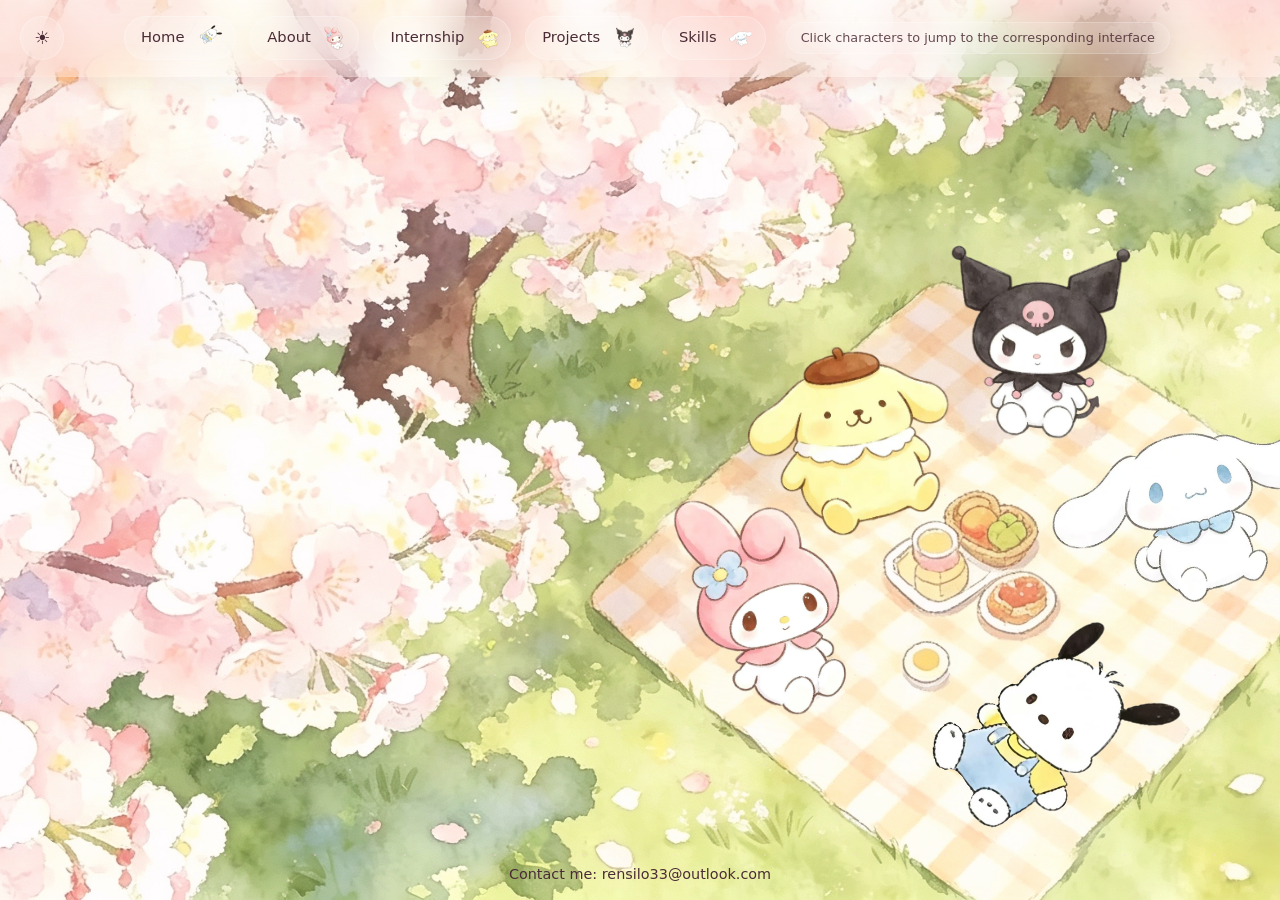
<file: index.html>
<!DOCTYPE html>
<html lang="en">
<head>
    <meta charset="UTF-8">
    <meta name="viewport" content="width=device-width, initial-scale=1.0">

    <!-- 自动跳转 -->
    <meta http-equiv="refresh" content="0; url=personal_website/home/index.html">

    <title>Redirecting...</title>

    <script>
        window.location.replace("personal_website/home/index.html");
    </script>
</head>
<body>
    <p>Redirecting to your portfolio...</p>
</body>
</html>
</file>
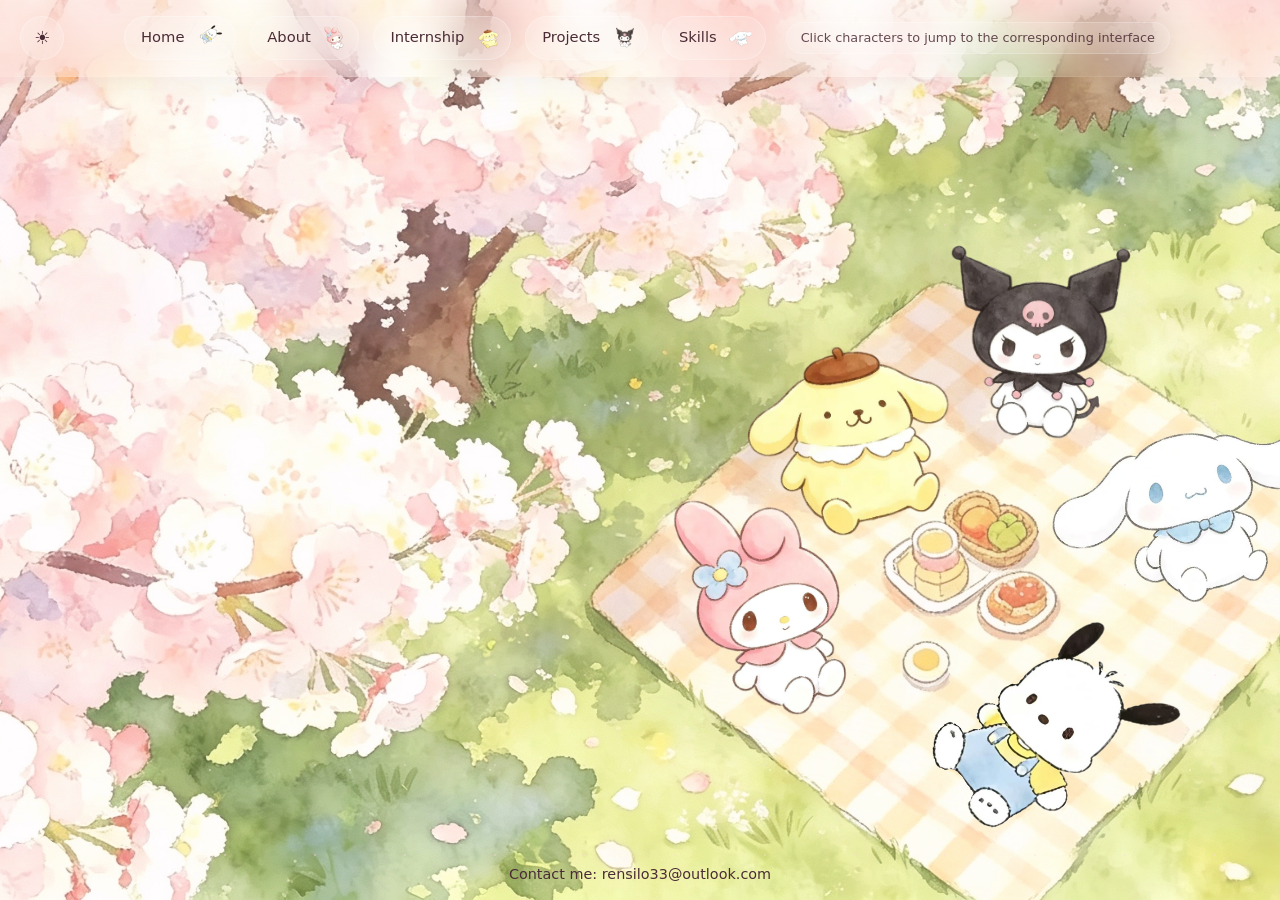
<file: personal_website/home/index.html>
<!DOCTYPE html>
<html lang="zh-HK">
<head>
    <meta charset="UTF-8">
    <meta name="viewport" content="width=device-width, initial-scale=1.0">
    <title>Silu | Welcome to My Website</title>
    <link rel="stylesheet" href="../common.css?v=gradient-titles-1">
    <link rel="stylesheet" href="./home.css?v=welcome-effects-scale-22">
</head>
<body>
    <div class="night-world"></div>
    <div class="night-stars"></div>
    <div class="night-moon"></div>

    <nav id="navbar">
        <div class="nav-container">
            <ul class="nav-links">
                <!-- Day / Night -->
                <li class="theme-switch-item">
                    <button class="day-night-toggle" id="dayNightToggle" aria-label="Toggle day and night">
                        <span class="sun-icon">☀</span>
                        <span class="moon-icon">☾</span>
                    </button>
                </li>
                <li>
                    <a href="../home/index.html" class="glass-nav-item">
                        Home
                        <img class="nav-char-icon" src="../images/char-home.png" alt="pochacco">
                    </a>
                </li>
                <li>
                    <a href="../about/about.html" class="glass-nav-item">
                        About
                        <img class="nav-char-icon" src="../images/char-about.png" alt="melody">
                    </a>
                </li>
                <li>
                    <a href="../internship/internship.html" class="glass-nav-item">
                        Internship
                        <img class="nav-char-icon" src="../images/char-internship.png" alt="pompompurin">
                    </a>
                </li>
                <li>
                    <a href="../projects/projects.html" class="glass-nav-item">
                        Projects
                        <img class="nav-char-icon" src="../images/char-projects.png" alt="cinnamoroll">
                    </a>
                </li>
                <li>
                    <a href="../skills/skills.html" class="glass-nav-item">
                        Skills
                        <img class="nav-char-icon" src="../images/char-skills.png" alt="kuromi">
                    </a>
                </li>
            </ul>
            <div class="menu-btn" id="menuBtn">☰</div>
            <p class="welcome-hint">Click characters to jump to the corresponding interface</p>
        </div>
    </nav>

    <section id="home" class="hero">
        <div class="hero-overlay"></div>
        <div class="petals-container"></div>
         <div class="cursor-glow"></div>
        <div class="floating-ribbons" aria-hidden="true"></div>
        <div class="floating-bubbles" aria-hidden="true"></div>
        <div class="sparkles" aria-hidden="true"></div>

        <!-- Floating character PNG layer with hover lift effect -->
        <div class="character-float-wrap">
            <a href="../about/about.html" class="char-float" data-name="about">
                <img src="../images/char-about-rug.png" alt="about">
            </a>
            <a href="../internship/internship.html" class="char-float" data-name="internship">
                <img src="../images/char-internship-rug.png" alt="internship">
            </a>
            <a href="../projects/projects.html" class="char-float" data-name="projects">
                <img src="../images/char-projects-rug.png" alt="projects">
            </a>
            <a href="../skills/skills.html" class="char-float" data-name="skills">
                <img src="../images/char-skills-rug.png" alt="skills">
            </a>
            <a href="./index.html" class="char-float" data-name="home">
                <img src="../images/char-home-rug.png" alt="home">
            </a>
        </div>

        <div class="hero-content">
            <div class="animate-item item-1 title-main"><span class="title-heading">Welcome My</span> <span class="title-gradient-accent">Website</span></div>
            <div class="animate-item item-2 divider-line"></div>
            <div class="animate-item item-3">
                <p class="intro-text">I'm <span class="highlight">REN Silu</span></p>
            </div>
            <div class="animate-item item-4">
                <a href="../about/about.html" class="btn-explore">Explore More</a>
            </div>
        </div>
    </section>

    <footer>
        <p>Contact me: rensilo33@outlook.com</p>
    </footer>

    <script src="./home.js"></script>
</body>
</html>
</file>
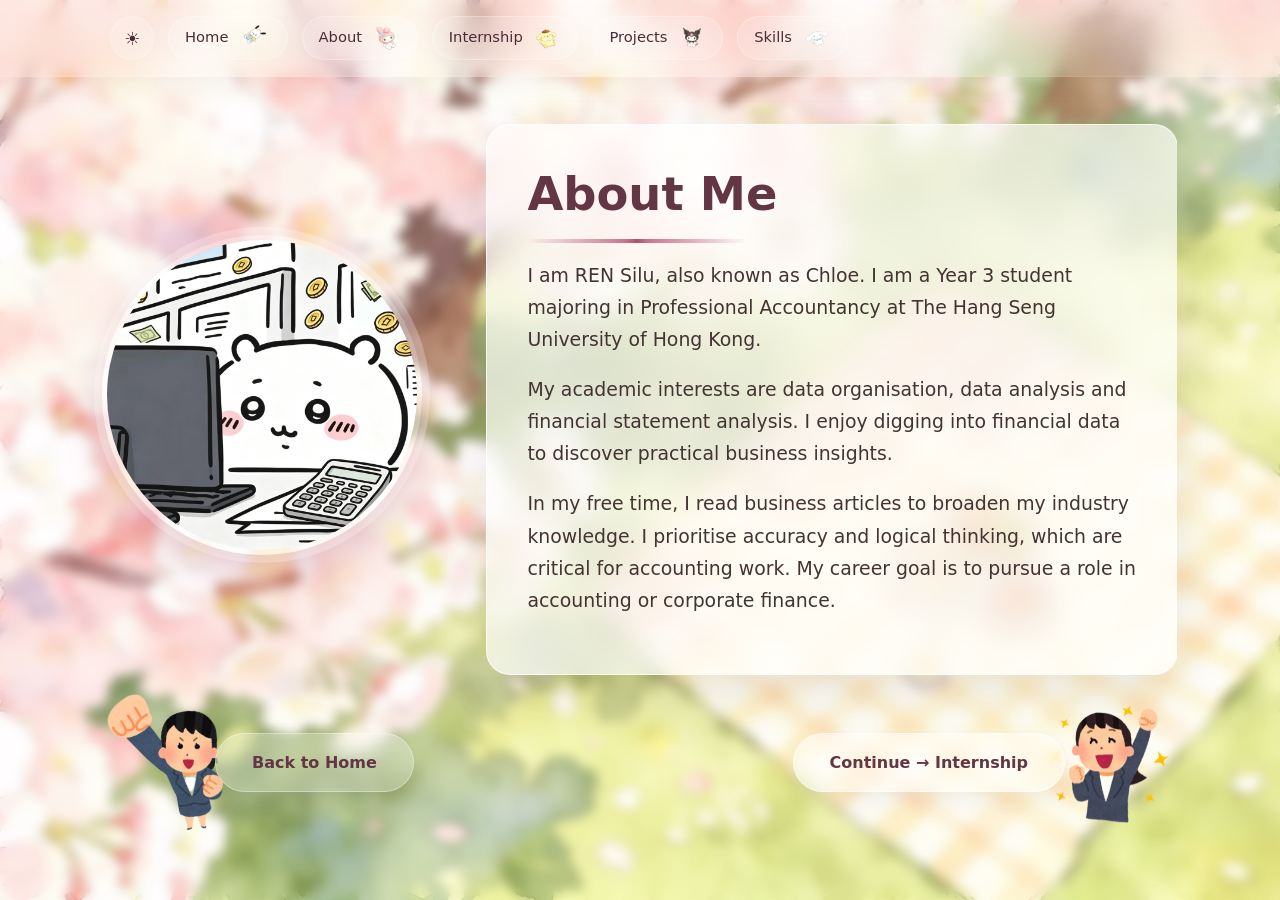
<file: personal_website/about/about.html>
<!DOCTYPE html>
<html lang="zh-HK">
<head>
    <meta charset="UTF-8">
    <meta name="viewport" content="width=device-width, initial-scale=1.0">
    <title>Silu | About</title>
    <link rel="stylesheet" href="../common.css">
    <link rel="stylesheet" href="./about.css?v=about-layout-scale-3">
</head>
<body>
    <div class="night-world"></div>
    <div class="night-stars"></div>
    <div class="night-moon"></div>

    <nav id="navbar">
        <div class="nav-container">
            <ul class="nav-links">
                <!-- Day / Night -->
                <li class="theme-switch-item">
                    <button class="day-night-toggle" id="dayNightToggle" aria-label="Toggle day and night">
                        <span class="sun-icon">☀</span>
                        <span class="moon-icon">☾</span>
                    </button>
                </li>
                <li>
                    <a href="../home/index.html" class="glass-nav-item">
                        Home
                        <img class="nav-char-icon" src="../images/char-home.png" alt="pochacco">
                    </a>
                </li>
                <li>
                    <a href="../about/about.html" class="glass-nav-item">
                        About
                        <img class="nav-char-icon" src="../images/char-about.png" alt="melody">
                    </a>
                </li>
                <li>
                    <a href="../internship/internship.html" class="glass-nav-item">
                        Internship
                        <img class="nav-char-icon" src="../images/char-internship.png" alt="pompompurin">
                    </a>
                </li>
                <li>
                    <a href="../projects/projects.html" class="glass-nav-item">
                        Projects
                        <img class="nav-char-icon" src="../images/char-projects.png" alt="cinnamoroll">
                    </a>
                </li>
                <li>
                    <a href="../skills/skills.html" class="glass-nav-item">
                        Skills
                        <img class="nav-char-icon" src="../images/char-skills.png" alt="kuromi">
                    </a>
                </li>
            </ul>
            <div class="menu-btn" id="menuBtn">☰</div>
            
        </div>
    </nav>

    <section class="about-hero">
        <div class="about-overlay"></div>

        <div class="about-container">
            <!-- Left circular profile image -->
            <div class="profile-img-wrap animate-item item-1">
                <img src="../images/profile.png" alt="profile photo">
            </div>

            <!-- Glass content card -->
            <div class="glass-card animate-item item-2">
                <h1 class="card-title">About Me</h1>
                <div class="card-divider"></div>
                
                <p class="card-text">
                    I am REN Silu, also known as Chloe. I am a Year 3 student majoring in Professional Accountancy at The Hang Seng University of Hong Kong.
                </p>
                <p class="card-text">
                    My academic interests are data organisation, data analysis and financial statement analysis. I enjoy digging into financial data to discover practical business insights.
                </p>
                <p class="card-text">
                    In my free time, I read business articles to broaden my industry knowledge. I prioritise accuracy and logical thinking, which are critical for accounting work. My career goal is to pursue a role in accounting or corporate finance.
                </p>
               
            </div>

        </div>

        <!-- ========== BUTTON AREA: below decor images ========== -->
        <div class="page-bottom-btn-group">
            <img class="decor decor-left" src="../images/decor-left.png" alt="decoration">
            <a href="../home/index.html" class="btn-secondary">Back to Home</a>
            <a href="../internship/internship.html" class="btn-primary">Continue → Internship</a>
            <img class="decor decor-right" src="../images/decor-right.png" alt="decoration">
        </div>
    </section>


    <script src="./about.js"></script>
</body>
</html>
</file>
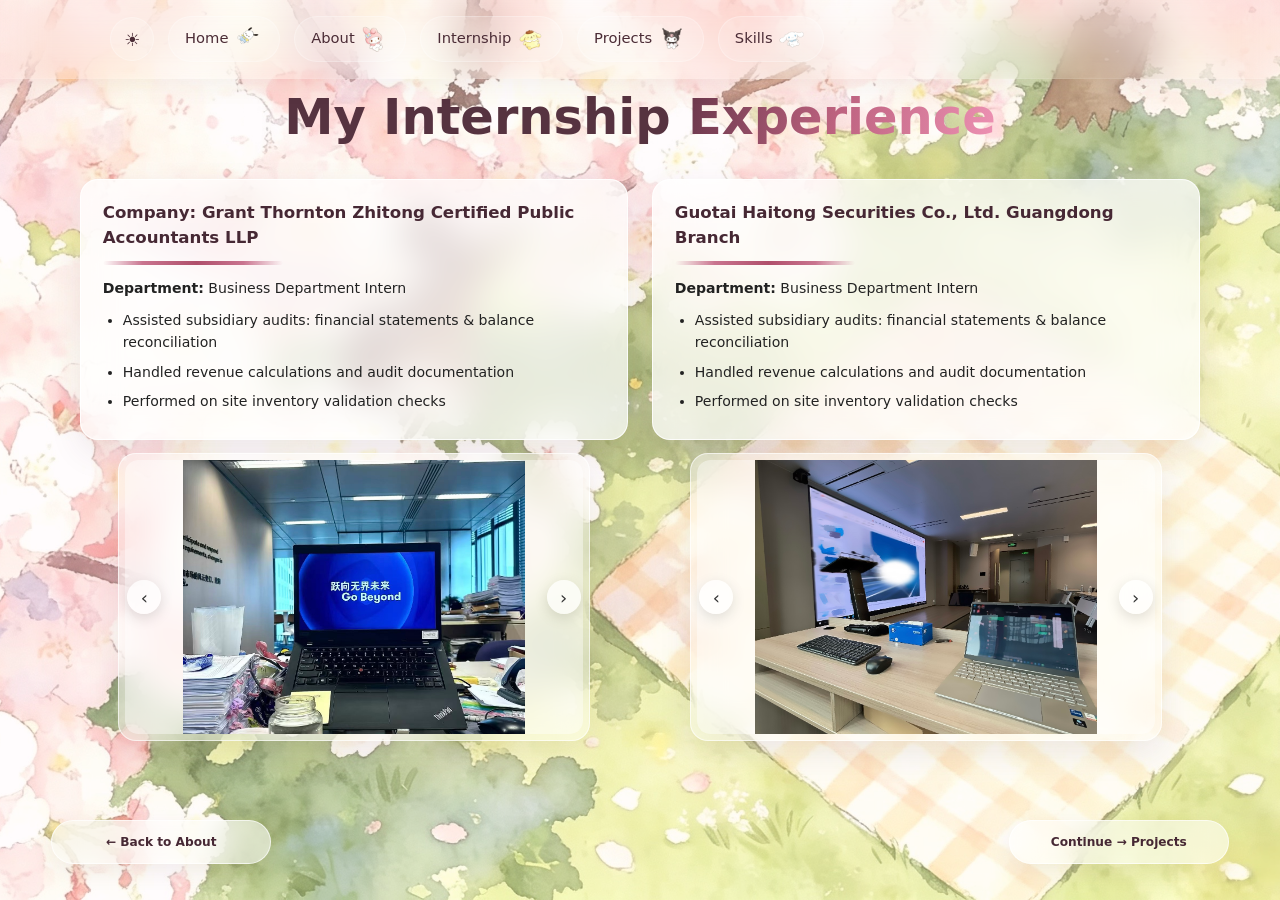
<file: personal_website/internship/internship.html>
<!DOCTYPE html>
<html lang="zh-HK">
<head>
    <meta charset="UTF-8">
    <meta name="viewport" content="width=device-width, initial-scale=1.0">
    <title>Silu | Internship</title>
    <link rel="stylesheet" href="../common.css?v=gradient-titles-1">
    <link rel="stylesheet" href="./internship.css?v=internship-pink-dividers-9">
</head>
<body>
    <div class="night-world"></div>
    <div class="night-stars"></div>
    <div class="night-moon"></div>

    <nav id="navbar">
        <div class="nav-container">
            <ul class="nav-links">
                <!-- Day / Night -->
                <li class="theme-switch-item">
                    <button class="day-night-toggle" id="dayNightToggle" aria-label="Toggle day and night">
                        <span class="sun-icon">☀</span>
                        <span class="moon-icon">☾</span>
                    </button>
                </li>
                <li>
                    <a href="../home/index.html" class="glass-nav-item">
                        Home
                        <img class="nav-char-icon" src="../images/char-home.png" alt="pochacco">
                    </a>
                </li>
                <li>
                    <a href="../about/about.html" class="glass-nav-item">
                        About
                        <img class="nav-char-icon" src="../images/char-about.png" alt="melody">
                    </a>
                </li>
                <li>
                    <a href="../internship/internship.html" class="glass-nav-item">
                        Internship
                        <img class="nav-char-icon" src="../images/char-internship.png" alt="pompompurin">
                    </a>
                </li>
                <li>
                    <a href="../projects/projects.html" class="glass-nav-item">
                        Projects
                        <img class="nav-char-icon" src="../images/char-projects.png" alt="cinnamoroll">
                    </a>
                </li>
                <li>
                    <a href="../skills/skills.html" class="glass-nav-item">
                        Skills
                        <img class="nav-char-icon" src="../images/char-skills.png" alt="kuromi">
                    </a>
                </li>
            </ul>
            <div class="menu-btn" id="menuBtn">☰</div>
            
        </div>
    </nav>

    <section class="internship-hero">
        <div class="internship-overlay"></div>

        <div class="internship-container">
            <h1 class="page-title animate-item item-1">My Internship <span class="title-gradient-accent">Experience</span></h1>
            <!-- 大容器：左右两列并列，左边GT，右边GUO -->
            <div class="two-col-wrapper">
                <!-- 左侧：GT实习【文字在上，图片滑动框在下 + 左右按钮】 -->
                <div class="intern-card animate-item item-2">
                    <div class="text-col">
                        <div class="glass-box text-box">
                            <h2><strong>Company:</strong> Grant Thornton Zhitong Certified Public Accountants LLP</h2>
                            <div class="internship-divider" aria-hidden="true"></div>
                            <p><strong>Department:</strong> Business Department Intern</p>
                            <ul>
                                <li>Assisted subsidiary audits: financial statements & balance reconciliation</li>
                                <li>Handled revenue calculations and audit documentation</li>
                                <li>Performed on site inventory validation checks</li>
                            </ul>
                        </div>
                    </div>
                    <div class="image-col">
                        <div class="glass-box image-box">
                            <button class="slider-btn prev">‹</button>
                            <button class="slider-btn next">›</button>
                            <div class="slider-window">
                                <div class="slider-track">
                                    <img src="../images/internship-gt1.png" alt="internship photo">
                                    <img src="../images/internship-gt2.png" alt="internship photo">
                                </div>
                            </div>
                        </div>
                    </div>
                </div>

                <!-- 右侧：GUO实习【文字在上，图片滑动框在下 + 左右按钮】 -->
                <div class="intern-card animate-item item-3">
                    <div class="text-col">
                        <div class="glass-box text-box">
                            <h2><strong>Guotai Haitong Securities Co., Ltd. Guangdong Branch</strong></h2>
                            <div class="internship-divider" aria-hidden="true"></div>
                            <p><strong>Department:</strong> Business Department Intern</p>
                            <ul>
                                <li>Assisted subsidiary audits: financial statements & balance reconciliation</li>
                                <li>Handled revenue calculations and audit documentation</li>
                                <li>Performed on site inventory validation checks</li>
                            </ul>
                        </div>
                    </div>
                    <div class="image-col">
                        <div class="glass-box image-box">
                            <button class="slider-btn prev">‹</button>
                            <button class="slider-btn next">›</button>
                            <div class="slider-window">
                                <div class="slider-track">
                                    <img src="../images/internship-GUO1.png" alt="internship photo">
                                    <img src="../images/internship-GUO2.png" alt="internship photo">
                                </div>
                            </div>
                        </div>
                    </div>
                </div>
            </div>
        </div>

        <div class="page-bottom-btn-group">
            <a href="../about/about.html" class="btn-secondary">← Back to About</a>
            <a href="../projects/projects.html" class="btn-primary">Continue → Projects</a>
        </div>
    </section>

    <script src="./internship.js?v=internship-pink-dividers-7"></script>
</body>
</html>
</file>
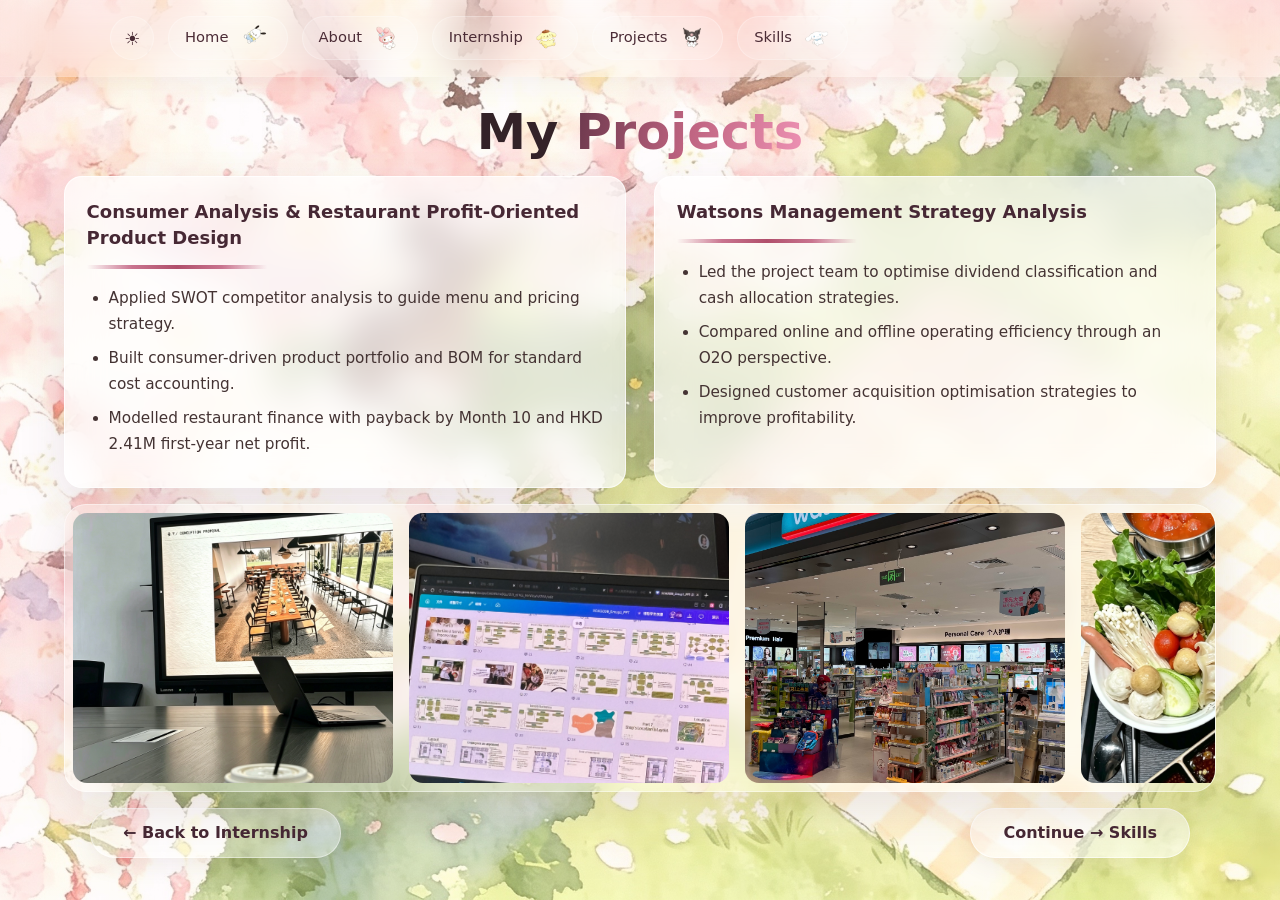
<file: personal_website/projects/projects.html>
<!DOCTYPE html>
<html lang="en">
<head>
    <meta charset="UTF-8">
    <meta name="viewport" content="width=device-width, initial-scale=1.0">
    <title>Silu | Projects</title>
    <link rel="stylesheet" href="../common.css?v=gradient-titles-2">
    <link rel="stylesheet" href="./projects.css?v=gradient-titles-4">
</head>

<body>
    <div class="night-world"></div>
    <div class="night-stars"></div>
    <div class="night-moon"></div>

    <nav id="navbar">
        <div class="nav-container">
            <ul class="nav-links">
                <!-- Day / Night -->
                <li class="theme-switch-item">
                    <button class="day-night-toggle" id="dayNightToggle" aria-label="Toggle day and night">
                        <span class="sun-icon">☀</span>
                        <span class="moon-icon">☾</span>
                    </button>
                </li>
                <li>
                    <a href="../home/index.html" class="glass-nav-item">
                        Home
                        <img class="nav-char-icon" src="../images/char-home.png" alt="pochacco">
                    </a>
                </li>
                <li>
                    <a href="../about/about.html" class="glass-nav-item">
                        About
                        <img class="nav-char-icon" src="../images/char-about.png" alt="melody">
                    </a>
                </li>
                <li>
                    <a href="../internship/internship.html" class="glass-nav-item">
                        Internship
                        <img class="nav-char-icon" src="../images/char-internship.png" alt="pompompurin">
                    </a>
                </li>
                <li>
                    <a href="../projects/projects.html" class="glass-nav-item">
                        Projects
                        <img class="nav-char-icon" src="../images/char-projects.png" alt="cinnamoroll">
                    </a>
                </li>
                <li>
                    <a href="../skills/skills.html" class="glass-nav-item">
                        Skills
                        <img class="nav-char-icon" src="../images/char-skills.png" alt="kuromi">
                    </a>
                </li>
            </ul>
            <div class="menu-btn" id="menuBtn">☰</div>
            
        </div>
    </nav>

    <section class="projects-hero">

        <div class="projects-container">

            <h1 class="page-title animate-item item-1">My <span class="title-gradient-accent">Projects</span></h1>

            <div class="two-col-wrapper animate-item item-3">

                <div class="glass-card">

                    <h2>Consumer Analysis & Restaurant Profit-Oriented Product Design</h2>

                    <div class="divider-line"></div>

                    <ul>
                        <li>Applied SWOT competitor analysis to guide menu and pricing strategy.</li>
                        <li>Built consumer-driven product portfolio and BOM for standard cost accounting.</li>
                        <li>Modelled restaurant finance with payback by Month 10 and HKD 2.41M first-year net profit.</li>
                    </ul>

                </div>

                <div class="glass-card">

                    <h2>Watsons Management Strategy Analysis</h2>

                    <div class="divider-line"></div>

                    <ul>
                        <li>Led the project team to optimise dividend classification and cash allocation strategies.</li>
                        <li>Compared online and offline operating efficiency through an O2O perspective.</li>
                        <li>Designed customer acquisition optimisation strategies to improve profitability.</li>
                    </ul>

                </div>

            </div>

            <div class="hero-carousel animate-item item-2">
                <div class="hero-track">
                    <div class="hero-track-group">
                        <img src="../images/projects-1.png" alt="Project presentation">
                        <img src="../images/projects-2.png" alt="Project work">
                        <img src="../images/projects-3.png" alt="Project result">
                        <img src="../images/project-hotpot.png" alt="Hotpot meal for the restaurant product design project">
                        <img src="../images/project-teamwork.png" alt="Team collaborating on a project">
                    </div>
                    <div class="hero-track-group" aria-hidden="true">
                        <img src="../images/projects-1.png" alt="">
                        <img src="../images/projects-2.png" alt="">
                        <img src="../images/projects-3.png" alt="">
                        <img src="../images/project-hotpot.png" alt="">
                        <img src="../images/project-teamwork.png" alt="">
                    </div>
                    <div class="hero-track-group" aria-hidden="true">
                        <img src="../images/projects-1.png" alt="">
                        <img src="../images/projects-2.png" alt="">
                        <img src="../images/projects-3.png" alt="">
                        <img src="../images/project-hotpot.png" alt="">
                        <img src="../images/project-teamwork.png" alt="">
                    </div>
                </div>
            </div>

            <div class="page-bottom-btn-group">

                <a href="../internship/internship.html" class="btn-secondary">← Back to Internship</a>

                <a href="../skills/skills.html" class="btn-primary">Continue → Skills</a>

            </div>

        </div>

    </section>

    <script src="./projects.js"></script>

</body>
</html>
</file>
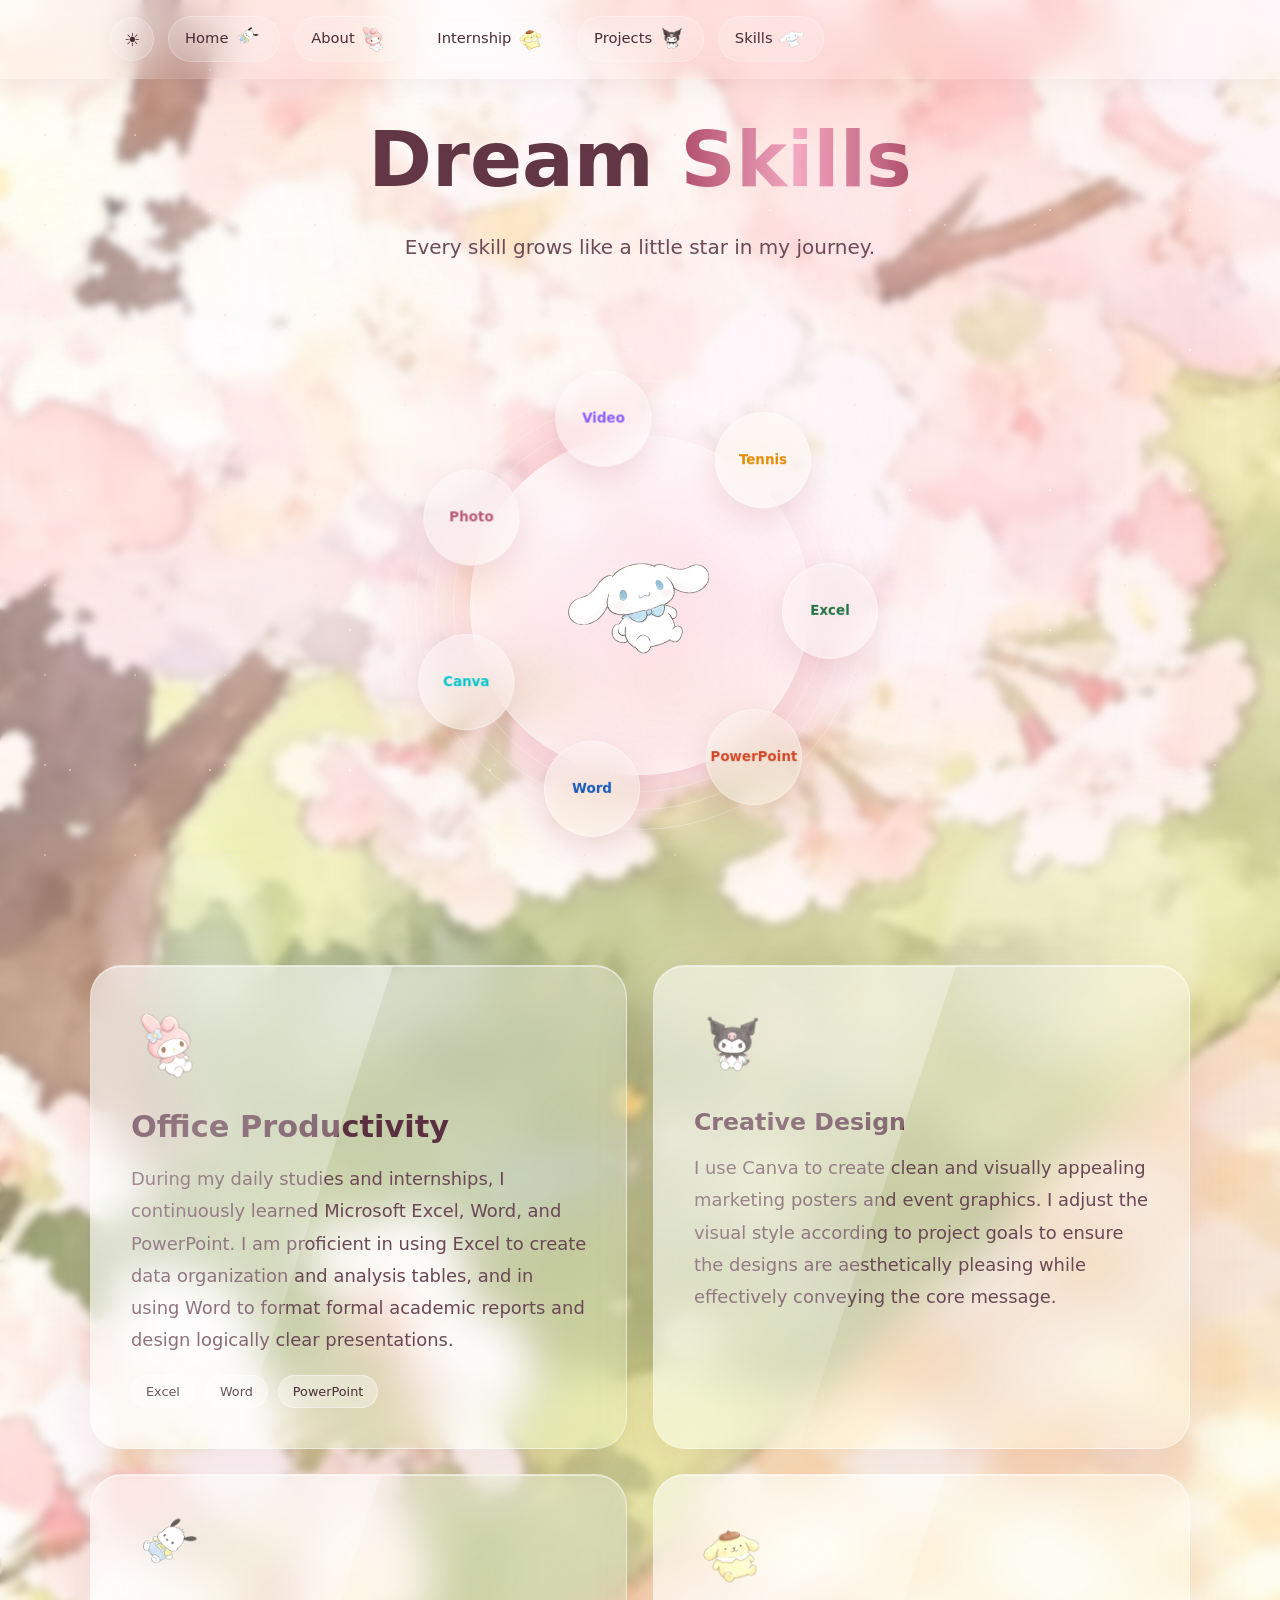
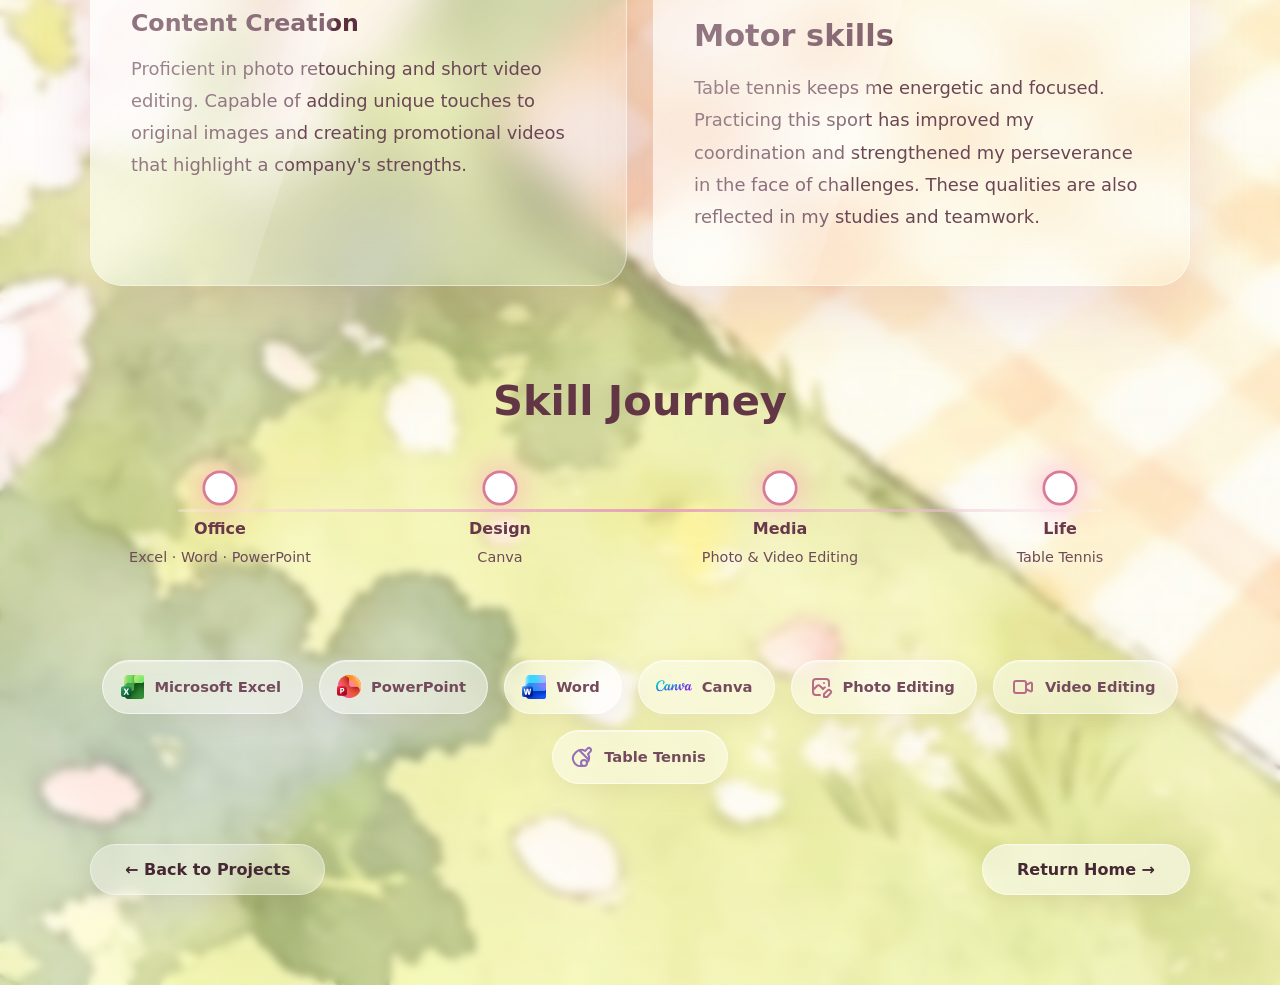
<file: personal_website/skills/skills.html>
<!DOCTYPE html>
<html lang="en">
<head>
    <meta charset="UTF-8">
    <meta name="viewport" content="width=device-width, initial-scale=1.0">
    <title>Silu | Skills</title>
    <link rel="stylesheet" href="../common.css">
    <link rel="stylesheet" href="./skills.css?dream-orbit-scale-6">
</head>

<body>

<!-- ================= NAVBAR（与 Home 一致） ================= -->

<div class="night-world"></div>
    <div class="night-stars"></div>
    <div class="night-moon"></div>

    <nav id="navbar">
        <div class="nav-container">
            <ul class="nav-links">
                <!-- Day / Night -->
                <li class="theme-switch-item">
                    <button class="day-night-toggle" id="dayNightToggle" aria-label="Toggle day and night">
                        <span class="sun-icon">☀</span>
                        <span class="moon-icon">☾</span>
                    </button>
                </li>
                <li>
                    <a href="../home/index.html" class="glass-nav-item">
                        Home
                        <img class="nav-char-icon" src="../images/char-home.png" alt="pochacco">
                    </a>
                </li>
                <li>
                    <a href="../about/about.html" class="glass-nav-item">
                        About
                        <img class="nav-char-icon" src="../images/char-about.png" alt="melody">
                    </a>
                </li>
                <li>
                    <a href="../internship/internship.html" class="glass-nav-item">
                        Internship
                        <img class="nav-char-icon" src="../images/char-internship.png" alt="pompompurin">
                    </a>
                </li>
                <li>
                    <a href="../projects/projects.html" class="glass-nav-item">
                        Projects
                        <img class="nav-char-icon" src="../images/char-projects.png" alt="cinnamoroll">
                    </a>
                </li>
                <li>
                    <a href="../skills/skills.html" class="glass-nav-item">
                        Skills
                        <img class="nav-char-icon" src="../images/char-skills.png" alt="kuromi">
                    </a>
                </li>
            </ul>
            <div class="menu-btn" id="menuBtn">☰</div>
            
        </div>
    </nav>

<!-- ================= BACKGROUND ================= -->

<div class="floating-ribbons"></div>

<div class="floating-bubbles"></div>

<div class="sparkles"></div>

<!-- ================= MAIN ================= -->

<section class="skills-stage">

<div class="skills-content">

<!-- ---------- Hero ---------- -->

<div class="hero-intro reveal">

<h1 class="hero-title">

Dream <span>Skills</span>

</h1>

<p class="hero-description">

Every skill grows like a little star in my journey.

</p>


</div>

<!-- ---------- Main Orb ---------- -->

<div class="orb-section reveal">

<div class="skill-orb" id="skillOrb">

<div class="orb-glow"></div>

<img src="../images/char-skills.png">

<div class="orb-ring ring1"></div>
<div class="orb-ring ring2"></div>
<div class="orb-ring ring3"></div>

</div>

<!-- 七个技能围绕主球 -->

<div class="orbit orbit1">

<div class="orbit-node excel">
<span>Excel</span>

</div>

</div>

<div class="orbit orbit2">

<div class="orbit-node ppt">
<span>PowerPoint</span>

</div>

</div>

<div class="orbit orbit3">

<div class="orbit-node word">
<span>Word</span>

</div>

</div>

<div class="orbit orbit4">

<div class="orbit-node canva">
<span>Canva</span>

</div>

</div>

<div class="orbit orbit5">

<div class="orbit-node photo">
<span>Photo</span>

</div>

</div>

<div class="orbit orbit6">

<div class="orbit-node video">
<span>Video</span>

</div>

</div>

<div class="orbit orbit7">

<div class="orbit-node tennis">
<span>Tennis</span>

</div>

</div>

</div>

<!-- ---------- Editorial Bento ---------- -->

<section class="bento-grid">

<div class="glass-card large reveal tilt-card">

<div class="card-glow"></div>

<img src="../images/char-about.png">

<h2>Office Productivity</h2>

<p>
During my daily studies and internships, I continuously learned Microsoft Excel, Word, and PowerPoint. I am proficient in using Excel to create data organization and analysis tables, and in using Word to format formal academic reports and design logically clear presentations.
</p>

<div class="mini-tags">

<span>Excel</span>
<span>Word</span>
<span>PowerPoint</span>

</div>

</div>

<div class="glass-card small reveal tilt-card">

<div class="card-glow"></div>

<img src="../images/char-projects.png">

<h3>Creative Design</h3>

<p>
I use Canva to create clean and visually appealing marketing posters and event graphics. I adjust the visual style according to project goals to ensure the designs are aesthetically pleasing while effectively conveying the core message.
</p>

</div>

<div class="glass-card small reveal tilt-card">

<div class="card-glow"></div>

<img src="../images/char-home.png">

<h3>Content Creation</h3>

<p>
Proficient in photo retouching and short video editing. Capable of adding unique touches to original images and creating promotional videos that highlight a company's strengths.
</p>

</div>

<div class="glass-card wide reveal tilt-card">

<div class="card-glow"></div>

<img src="../images/char-internship.png">

<h2>Motor skills</h2>

<p>
Table tennis keeps me energetic and focused. Practicing this sport has improved my coordination and strengthened my perseverance in the face of challenges. These qualities are also reflected in my studies and teamwork.
</p>

</div>

</section>

<!-- ---------- Skill Journey ---------- -->

<section class="journey reveal">

<h2>Skill Journey</h2>

<div class="timeline">

<div class="line"></div>

<div class="point">

<div class="dot"></div>

<h4>Office</h4>

<p>Excel · Word · PowerPoint</p>

</div>

<div class="point">

<div class="dot"></div>

<h4>Design</h4>

<p>Canva</p>

</div>

<div class="point">

<div class="dot"></div>

<h4>Media</h4>

<p>Photo & Video Editing</p>

</div>

<div class="point">

<div class="dot"></div>

<h4>Life</h4>

<p>Table Tennis</p>

</div>

</div>

</section>

<!-- ---------- Floating Tags ---------- -->

<section class="skill-tags reveal" aria-label="Skills">
    <span class="skill-tag skill-tag--excel">
        <img class="skill-tag__icon" src="../images/skill-icons/excel.svg" alt="" aria-hidden="true">
        <span class="skill-tag__label">Microsoft Excel</span>
    </span>
    <span class="skill-tag skill-tag--powerpoint">
        <img class="skill-tag__icon" src="../images/skill-icons/powerpoint.svg" alt="" aria-hidden="true">
        <span class="skill-tag__label">PowerPoint</span>
    </span>
    <span class="skill-tag skill-tag--word">
        <img class="skill-tag__icon" src="../images/skill-icons/word.svg" alt="" aria-hidden="true">
        <span class="skill-tag__label">Word</span>
    </span>
    <span class="skill-tag skill-tag--canva">
        <img class="skill-tag__icon skill-tag__icon--canva" src="../images/skill-icons/canva.svg" alt="" aria-hidden="true">
        <span class="skill-tag__label">Canva</span>
    </span>
    <span class="skill-tag skill-tag--photo">
        <img class="skill-tag__icon" src="../images/skill-icons/photo-edit.svg" alt="" aria-hidden="true">
        <span class="skill-tag__label">Photo Editing</span>
    </span>
    <span class="skill-tag skill-tag--video">
        <img class="skill-tag__icon" src="../images/skill-icons/video.svg" alt="" aria-hidden="true">
        <span class="skill-tag__label">Video Editing</span>
    </span>
    <span class="skill-tag skill-tag--tennis">
        <img class="skill-tag__icon" src="../images/skill-icons/ping-pong.svg" alt="" aria-hidden="true">
        <span class="skill-tag__label">Table Tennis</span>
    </span>
</section>

<!-- ---------- Bottom Buttons ---------- -->

<div class="page-bottom-btn-group reveal">

<a href="../projects/projects.html" class="btn-secondary">

← Back to Projects

</a>

<a href="../home/index.html" class="btn-primary">

Return Home →

</a>

</div>

</div>

</section>

    <script src="./skills.js?v=dream-orbit-scale-2"></script>

</body>
</html>
</file>
<file: personal_website/common.css>
/* =========================================================
   SHARED LAYOUT POLISH ACROSS THE PORTFOLIO PAGES
   ========================================================= */

:root {

    --ink: #4b2c36;

    --ink-soft: #704e5b;

    --rose: #b85c78;

    --glass: rgba(255, 255, 255, .68);

    --glass-border: rgba(255, 255, 255, .72);

    --shadow: 0 18px 48px rgba(92, 48, 64, .12);

}

*, *::before, *::after {

    box-sizing: border-box;

}

html {

    scroll-behavior: smooth;

}

body {

    min-height: 100vh;

    overflow-x: hidden;

    color: var(--ink);

}

img {

    max-width: 100%;

}



/* =========================================================
   NAVBAR
   ========================================================= */

#navbar {

    background: rgba(255, 250, 252, .76);

    border-bottom: 1px solid rgba(255, 255, 255, .8);

    box-shadow: 0 6px 24px rgba(92, 48, 64, .06);

}

.nav-container {

    width: min(100% - 40px, 1200px);

    min-height: 76px;

    padding: 10px 0;

    gap: 20px;

}

.nav-links {

    align-items: center;

    gap: 10px;

}

.glass-nav-item {

    display: inline-flex;

    align-items: center;

    justify-content: center;

    gap: 7px;

    min-height: 44px;

    padding: 6px 15px;

    white-space: nowrap;

    font-size: .92rem;

    transition:

        transform .2s ease,

        background .2s ease,

        box-shadow .2s ease;

}

.glass-nav-item:hover {

    transform: translateY(-2px);

    box-shadow: 0 8px 20px rgba(184, 92, 119, .13);

}

.nav-char-icon {

    width: 30px;

    height: 30px;

    object-fit: contain;

    margin: 0;

    vertical-align: middle;

}

.menu-btn {

    min-width: 44px;

    min-height: 44px;

    align-items: center;

    justify-content: center;

}



/* =========================================================
   GENERAL BUTTONS
   ========================================================= */

.btn-primary,
.btn-secondary,
.btn-explore {

    min-height: 48px;

    display: inline-flex;

    align-items: center;

    justify-content: center;

    gap: 8px;

    padding: 12px 24px;

    border-radius: 999px;

    box-shadow: 0 8px 22px rgba(92, 48, 64, .08);

    transition:

        transform .2s ease,

        box-shadow .2s ease,

        background .2s ease;

}

.btn-primary:hover,
.btn-secondary:hover,
.btn-explore:hover {

    transform: translateY(-2px);

    box-shadow: 0 12px 26px rgba(92, 48, 64, .14);

}



/* =========================================================
   PAGE BOTTOM BUTTONS
   ========================================================= */

.page-bottom-btn-group {

    width: min(100%, 1100px);

    gap: 18px !important;

    justify-content: space-between;

    align-items: center;

    margin: 30px auto 0;

}



/* =========================================================
   PAGE TITLES
   ========================================================= */

.page-title {

    line-height: 1.12;

    text-wrap: balance;

}

.title-gradient-accent {

    color: #c66b89;

    background:

        linear-gradient(

            100deg,

            #6b384c 0%,

            #bd627f 48%,

            #ed91b3 100%

        );

    -webkit-background-clip: text;

    background-clip: text;

    -webkit-text-fill-color: transparent;

}



/* =========================================================
   HOME
   ========================================================= */

body:has(.hero) {

    height: auto;

    min-height: 100vh;

    overflow-x: hidden;

    overflow-y: auto;

}

.hero {

    min-height: 720px;

    height: 100svh;

}

.character-float-wrap {

    max-width: 58vw;

    max-height: 74vh;

}

footer {

    pointer-events: none;

}



/* =========================================================
   ABOUT
   ========================================================= */

.about-hero {

    min-height: 100svh;

    height: auto;

    padding: 120px 6vw 54px;

}

.about-container {

    width: min(100%, 1120px);

    gap: clamp(28px, 5vw, 72px);

    margin: 0 auto 28px;

}

.profile-img-wrap img {

    width: clamp(210px, 25vw, 320px);

    height: clamp(210px, 25vw, 320px);

    object-fit: cover;

}

.about-container .glass-card {

    max-width: 720px;

    background: var(--glass);

    border-color: var(--glass-border);

    box-shadow: var(--shadow);

}

.decor {

    pointer-events: none;

}



/* =========================================================
   INTERNSHIP AND PROJECT PAGES
   ========================================================= */

.internship-hero,
.projects-hero {

    min-height: 100svh;

    height: auto;

}

.internship-container {

    max-width: 1120px;

    margin-top: 18px;

}

.internship-container .page-title,
.projects-container .page-title {

    font-size: clamp(2.35rem, 5vw, 3.6rem);

    color: #563340;

    margin: 12px auto 30px;

}

.internship-container .two-col-wrapper,
.projects-container .two-col-wrapper {

    gap: 24px;

}

.internship-container .text-box,
.projects-container .glass-card {

    background: var(--glass);

    border-color: var(--glass-border);

    box-shadow: var(--shadow);

}

.internship-container .text-box {

    min-height: 220px;

    padding: 22px;

}

.internship-container .image-box {

    aspect-ratio: 4 / 3;

}

.internship-container .slider-track img {

    object-fit: contain;

    background: rgba(255, 255, 255, .4);

}

.slider-btn {

    width: 42px;

    height: 42px;

    box-shadow: 0 4px 14px rgba(0, 0, 0, .13);

}

.projects-container {

    max-width: 1120px;

}

.projects-container .hero-carousel {

    height: clamp(210px, 30vw, 340px);

    box-shadow: var(--shadow);

}

.projects-container .glass-card {

    height: 100%;

}



/* =========================================================
   SKILLS
   ========================================================= */

.skills-stage {

    min-height: 100svh;

}

.skills-content {

    width: min(100%, 1180px);

}



/* =========================================================
   TABLET / SMALL LAPTOP
   ========================================================= */

@media (max-width: 900px) {

    .nav-container {

        width: min(100% - 32px, 1200px);

    }

    .nav-links {

        gap: 6px;

    }

    .glass-nav-item {

        padding: 6px 10px;

        font-size: .84rem;

    }

    .nav-char-icon {

        width: 25px;

        height: 25px;

    }

    .nav-hint {

        display: none;

    }

    .character-float-wrap {

        right: 2vw;

        max-width: 66vw;

        transform: scale(.85);

        transform-origin: right bottom;

    }

}



/* =========================================================
   MOBILE
   ========================================================= */

@media (max-width: 768px) {

    html,
    body {

        height: auto;

        overflow-x: hidden;

        overflow-y: auto;

    }



    /* -----------------------------------------------------
       MOBILE NAV CONTAINER
       ----------------------------------------------------- */

    .nav-container {

        width: 100%;

        min-height: 64px;

        padding: 8px 18px;

    }

    .menu-btn {

        display: flex;

    }



    /* -----------------------------------------------------
       MOBILE NAV MENU
       ----------------------------------------------------- */

    .nav-links {

        position: absolute;

        top: 100%;

        left: 0;

        right: 0;

        display: none;

        flex-direction: column;

        align-items: stretch;

        gap: 8px;

        padding: 14px 18px 18px;

        background: rgba(255, 250, 252, .96);

        border-bottom:

            1px solid rgba(255, 255, 255, .85);

        box-shadow:

            0 14px 24px rgba(92, 48, 64, .1);

        z-index: 1000;

    }

    .nav-links.active {

        display: flex;

    }



    /* -----------------------------------------------------
       MOBILE NAV LI
       Day/Night 不受影响
       Home / About / Internship / Projects / Skills
       统一尺寸
       ----------------------------------------------------- */

    .nav-links > li:not(.theme-switch-item) {

        width: 100%;

        height: 46px;

        min-height: 46px;

        flex: 0 0 46px;

    }



    /* -----------------------------------------------------
       MOBILE NAV BUTTON
       ----------------------------------------------------- */

    .nav-links > li:not(.theme-switch-item) .glass-nav-item {

        width: 100%;

        height: 46px;

        min-height: 46px;

        max-height: 46px;

        display: flex;

        align-items: center;

        justify-content: center;

        padding: 0 16px;

        gap: 7px;

        white-space: nowrap;

        overflow: visible;

        font-size: .95rem;

    }



    /* -----------------------------------------------------
       MOBILE NAV CHARACTER ICON
       ----------------------------------------------------- */

    .nav-links > li:not(.theme-switch-item) .nav-char-icon {

        width: 26px;

        height: 26px;

        flex: 0 0 26px;

        object-fit: contain;

    }



    /* -----------------------------------------------------
       HOME
       ----------------------------------------------------- */

    .hero {

        min-height: 680px;

        height: 100svh;

        padding: 0 7vw;

        align-items: flex-start;

        justify-content: center;

        flex-direction: column;

    }

    .hero-content {

        margin-top: -130px;

    }

    .character-float-wrap {

        width: 70vw;

        height: 56vw;

        right: 0;

        bottom: 6vh;

        transform: scale(.78);

    }

    .title-main {

        font-size: clamp(2rem, 8vw, 3rem);

    }

    .intro-text {

        font-size: clamp(1.25rem, 5vw, 1.8rem);

    }



    /* -----------------------------------------------------
       ABOUT
       ----------------------------------------------------- */

    .about-hero {

        padding: 96px 20px 42px;

    }

    .about-container {

        flex-direction: column;

        text-align: center;

        gap: 22px;

    }

    .about-container .glass-card {

        padding: 26px;

    }

    .card-divider {

        margin-left: auto;

        margin-right: auto;

    }

    .decor {

        width: 74px;

    }

    .decor-left {

        left: 0;

        bottom: -40px;

    }

    .decor-right {

        right: 0;

        bottom: -40px;

    }



    /* -----------------------------------------------------
       GENERAL BOTTOM BUTTONS
       ----------------------------------------------------- */

    .page-bottom-btn-group {

        justify-content: center;

        flex-wrap: wrap;

    }



    /* -----------------------------------------------------
       INTERNSHIP / PROJECTS
       ----------------------------------------------------- */

    .internship-hero,
    .projects-hero {

        padding: 88px 20px 36px;

    }

    .internship-container {

        margin-top: 0;

    }

    .internship-container .two-col-wrapper,
    .projects-container .two-col-wrapper {

        grid-template-columns: 1fr;

    }

    .internship-container .text-box {

        min-height: 0;

    }

    .internship-container .image-box {

        aspect-ratio: 16 / 10;

    }

    .projects-container .hero-carousel {

        height: 220px;

    }

    .internship-hero .page-bottom-btn-group,
    .projects-hero .page-bottom-btn-group {

        justify-content: space-between;

    }



    /* -----------------------------------------------------
       SKILLS
       ----------------------------------------------------- */

    .skills-stage {

        padding: 100px 20px 60px;

    }



    /* -----------------------------------------------------
       BOTTOM BUTTON WIDTH
       ----------------------------------------------------- */

    .page-bottom-btn-group a {

        flex: 1 1 210px;

        text-align: center;

    }

}



/* =========================================================
   VERY SMALL MOBILE
   ========================================================= */

@media (max-width: 480px) {

    .character-float-wrap {

        width: 92vw;

        height: 72vw;

        right: -12vw;

        bottom: 5vh;

        transform: scale(.72);

    }

    .hero-content {

        margin-top: -180px;

    }

    .about-container .glass-card {

        padding: 22px 18px;

    }

    .internship-container .page-title,
    .projects-container .page-title {

        font-size: 2.15rem;

    }

    .internship-hero .page-bottom-btn-group,
    .projects-hero .page-bottom-btn-group {

        flex-direction: column;

    }

    .internship-hero .page-bottom-btn-group a,
    .projects-hero .page-bottom-btn-group a {

        width: 100%;

    }

}



/* =========================================================
   REDUCED MOTION
   ========================================================= */

@media (prefers-reduced-motion: reduce) {

    *,
    *::before,
    *::after {

        scroll-behavior: auto !important;

        animation-duration: .01ms !important;

        animation-iteration-count: 1 !important;

        transition-duration: .01ms !important;

    }

}



/* =========================================================
   RESPONSIVE STICKER LAYER
   ========================================================= */

body:has(.hero .character-float-wrap) {

    overflow-x: hidden;

}

.hero {

    width: 100%;

    min-width: 0;

    height: 100svh;

    min-height: 100svh;

    background-position: center center;

    background-size: cover;

    overflow: hidden;

}

.hero .character-float-wrap {

    position: absolute;

    top: 50%;

    left: 50%;

    right: auto;

    bottom: auto;

    width: max(100%, calc(100svh * 1.78));

    height: max(100%, calc(100vw / 1.78));

    max-width: none;

    max-height: none;

    transform: translate(-50%, -50%);

}

.hero .character-float-wrap .char-float {

    width: auto;

    height: auto;

    transform: translate(-50%, -50%);

}

.hero .character-float-wrap .char-float img {

    display: block;

    width: auto;

    height: clamp(120px, 15vh, 172px);

    max-width: none;

    object-fit: contain;

}

.hero .character-float-wrap .char-float[data-name="projects"] {

    left: 66%;

    top: 48%;

}

.hero .character-float-wrap .char-float[data-name="about"] {

    left: 79%;

    top: 51%;

}

.hero .character-float-wrap .char-float[data-name="internship"] {

    left: 58%;

    top: 69%;

}

.hero .character-float-wrap .char-float[data-name="skills"] {

    left: 85%;

    top: 69%;

}

.hero .character-float-wrap .char-float[data-name="home"] {

    left: 72%;

    top: 87%;

}

.hero .character-float-wrap .char-float:hover {

    transform: translate(-50%, -56%) scale(1.04);

}



/* =====================================================
   DAY / NIGHT BUTTON
   ===================================================== */

.theme-switch-item {

    display: flex;

    align-items: center;

}

.day-night-toggle {

    width: 44px;

    height: 44px;

    padding: 0;

    margin: 0;

    display: inline-flex;

    align-items: center;

    justify-content: center;

    border-radius: 999px;

    border: 1px solid rgba(255, 255, 255, .25);

    background: rgba(255, 255, 255, .15);

    backdrop-filter: blur(12px);

    -webkit-backdrop-filter: blur(12px);

    color: #4b2c36;

    font-size: 18px;

    cursor: pointer;

    transition:

        transform .25s ease,

        background .25s ease,

        box-shadow .25s ease;

}

.day-night-toggle:hover {

    transform: scale(1.08);

    background: rgba(255, 255, 255, .30);

    box-shadow:

        0 8px 20px rgba(184, 92, 119, .14);

}



/* =====================================================
   SUN / MOON ANIMATION
   ===================================================== */

.sun-icon,
.moon-icon {

    position: absolute;

    transition:

        opacity .35s ease,

        transform .35s ease;

}

.sun-icon {

    opacity: 1;

    transform: scale(1) rotate(0deg);

}

.moon-icon {

    opacity: 0;

    transform: scale(.5) rotate(-90deg);

}



/* =====================================================
   NIGHT MODE
   ===================================================== */

body.night-mode .sun-icon {

    opacity: 0;

    transform: scale(.5) rotate(90deg);

}

body.night-mode .moon-icon {

    opacity: 1;

    transform: scale(1) rotate(0deg);

}



/* =====================================================
   NIGHT WORLD
   ===================================================== */

.night-world {

    position: fixed;

    inset: 0;

    z-index: 1;

    pointer-events: none;

    opacity: 0;

    background:

        radial-gradient(

            circle at 78% 18%,

            rgba(255, 190, 225, .25),

            transparent 25%

        ),

        radial-gradient(

            circle at 20% 78%,

            rgba(180, 140, 255, .18),

            transparent 30%

        ),

        linear-gradient(

            145deg,

            #21152e 0%,

            #321b3e 42%,

            #4a2449 72%,

            #24152f 100%

        );

    transition: opacity 1s ease;

}

body.night-mode .night-world {

    opacity: 1;

}



/* =====================================================
   NIGHT STARS
   ===================================================== */

.night-stars {

    position: fixed;

    inset: 0;

    z-index: 4;

    pointer-events: none;

    opacity: 0;

    transition: opacity 1s ease;

}

body.night-mode .night-stars {

    opacity: 1;

}

.night-star {

    position: absolute;

    width: 3px;

    height: 3px;

    border-radius: 50%;

    background: #fff7fc;

    box-shadow:

        0 0 5px rgba(255, 220, 240, .9),

        0 0 12px rgba(255, 170, 215, .55);

    animation:

        nightTwinkle 2.8s ease-in-out infinite;

}

@keyframes nightTwinkle {

    0%,
    100% {

        opacity: .25;

        transform: scale(.7);

    }

    50% {

        opacity: 1;

        transform: scale(1.35);

    }

}



/* =====================================================
   NIGHT MOON
   ===================================================== */

.night-moon {

    position: fixed;

    top: 105px;

    right: 9vw;

    width: 105px;

    height: 105px;

    border-radius: 50%;

    pointer-events: none;

    z-index: 4;

    opacity: 0;

    transform: scale(.7);

    background:

        radial-gradient(

            circle at 35% 35%,

            #fffafd 0%,

            #ffe8f5 45%,

            #f7b9dc 100%

        );

    box-shadow:

        0 0 25px rgba(255, 215, 240, .55),

        0 0 70px rgba(255, 175, 220, .28),

        0 0 120px rgba(210, 150, 255, .18);

    transition:

        opacity 1s ease,

        transform 1s cubic-bezier(.2, .8, .2, 1);

}

body.night-mode .night-moon {

    opacity: 1;

    transform: scale(1);

}



/* =========================================================
   FINAL MOBILE NAV OVERRIDE

   只统一移动端：

   Home / About / Internship / Projects / Skills

   不改变 PC。

   不改变 Day / Night 按钮。
   ========================================================= */

@media (max-width: 768px) {

    /* 导航菜单本身 */

    .nav-links {

        width: 100%;

    }

    /* 五个普通导航按钮的父级 */

    .nav-links > li:not(.theme-switch-item) {

        width: 100%;

        height: 46px;

        min-height: 46px;

        max-height: 46px;

        flex: 0 0 46px;

    }

    /* 五个普通导航按钮 */

    .nav-links > li:not(.theme-switch-item) > .glass-nav-item {

        width: 100%;

        height: 46px;

        min-height: 46px;

        max-height: 46px;

        display: flex;

        align-items: center;

        justify-content: center;

        padding: 0 16px;

        gap: 7px;

        white-space: nowrap;

        overflow: visible;

        font-size: .95rem;

    }

    /* 五个普通导航按钮的小人物 */

    .nav-links > li:not(.theme-switch-item) > .glass-nav-item > .nav-char-icon {

        width: 26px;

        height: 26px;

        min-width: 26px;

        min-height: 26px;

        flex: 0 0 26px;

        object-fit: contain;

    }

}



/* =========================================================
   MOBILE PAGE BOTTOM BUTTONS
   MATCH ABOUT PAGE

   只修改：
   Internship / Projects / Skills
   页面最下面的两个按钮

   不修改：
   PC
   顶部导航
   Day / Night
   页面内容
   图片
   标题
   ========================================================= */

@media (max-width: 768px) {

    /* -----------------------------------------------------
       BUTTON GROUP
       ----------------------------------------------------- */

    .internship-hero .page-bottom-btn-group,
    .projects-hero .page-bottom-btn-group,
    .skills-stage .page-bottom-btn-group {

        width: 100% !important;

        display: flex !important;

        flex-direction: column !important;

        align-items: center !important;

        justify-content: center !important;

        gap: 22px !important;

        margin: 30px auto 0 !important;

        padding: 0 !important;

    }


    /* -----------------------------------------------------
       BUTTONS
       ----------------------------------------------------- */

    .internship-hero .page-bottom-btn-group a,
    .projects-hero .page-bottom-btn-group a,
    .skills-stage .page-bottom-btn-group a {

        width: min(100%, 680px) !important;

        min-width: 0 !important;

        max-width: 680px !important;

        height: 112px !important;

        min-height: 112px !important;

        max-height: 112px !important;

        flex: 0 0 112px !important;

        display: flex !important;

        align-items: center !important;

        justify-content: center !important;

        padding: 12px 24px !important;

        margin: 0 !important;

        border-radius: 999px !important;

        text-align: center !important;

        white-space: nowrap !important;

        box-sizing: border-box !important;

    }

}
/* =========================================================
   FINAL FIX
   MOBILE BOTTOM BUTTONS
   Internship / Projects / Skills
   Match About page exactly
   PC IS NOT CHANGED
   ========================================================= */

@media (max-width: 768px) {

    /* -----------------------------------------------------
       Internship
       ----------------------------------------------------- */

    .internship-hero .page-bottom-btn-group {
        width: 100% !important;
        display: flex !important;
        justify-content: center !important;
        align-items: center !important;
        gap: 15px !important;
    }

    .internship-hero .page-bottom-btn-group a {
        flex: 0 0 auto !important;

        width: auto !important;
        height: auto !important;

        min-width: 200px !important;
        min-height: 48px !important;

        padding: 12px 28px !important;

        border-radius: 999px !important;

        display: inline-flex !important;
        align-items: center !important;
        justify-content: center !important;

        text-align: center !important;

        box-sizing: border-box !important;
    }


    /* -----------------------------------------------------
       Projects
       ----------------------------------------------------- */

    .projects-hero .page-bottom-btn-group {
        width: 100% !important;
        display: flex !important;
        justify-content: center !important;
        align-items: center !important;
        gap: 15px !important;
    }

    .projects-hero .page-bottom-btn-group a {
        flex: 0 0 auto !important;

        width: auto !important;
        height: auto !important;

        min-width: 200px !important;
        min-height: 48px !important;

        padding: 12px 28px !important;

        border-radius: 999px !important;

        display: inline-flex !important;
        align-items: center !important;
        justify-content: center !important;

        text-align: center !important;

        box-sizing: border-box !important;
    }


    /* -----------------------------------------------------
       Skills
       ----------------------------------------------------- */

    .skills-stage .page-bottom-btn-group {
        width: 100% !important;
        display: flex !important;
        justify-content: center !important;
        align-items: center !important;
        gap: 15px !important;
    }

    .skills-stage .page-bottom-btn-group a {
        flex: 0 0 auto !important;

        width: auto !important;
        height: auto !important;

        min-width: 200px !important;
        min-height: 48px !important;

        padding: 12px 28px !important;

        border-radius: 999px !important;

        display: inline-flex !important;
        align-items: center !important;
        justify-content: center !important;

        text-align: center !important;

        box-sizing: border-box !important;
    }
}


/* =========================================================
   SMALL MOBILE
   EXACTLY LIKE ABOUT
   ========================================================= */

@media (max-width: 600px) {

    /* -----------------------------------------------------
       Internship
       ----------------------------------------------------- */

    .internship-hero .page-bottom-btn-group {
        flex-direction: column !important;
        gap: 15px !important;
    }

    .internship-hero .page-bottom-btn-group a {
        width: min(100%, 320px) !important;
        min-width: 0 !important;
        min-height: 48px !important;

        height: auto !important;

        padding: 12px 24px !important;

        border-radius: 999px !important;
    }


    /* -----------------------------------------------------
       Projects
       ----------------------------------------------------- */

    .projects-hero .page-bottom-btn-group {
        flex-direction: column !important;
        gap: 15px !important;
    }

    .projects-hero .page-bottom-btn-group a {
        width: min(100%, 320px) !important;
        min-width: 0 !important;
        min-height: 48px !important;

        height: auto !important;

        padding: 12px 24px !important;

        border-radius: 999px !important;
    }


    /* -----------------------------------------------------
       Skills
       ----------------------------------------------------- */

    .skills-stage .page-bottom-btn-group {
        flex-direction: column !important;
        gap: 15px !important;
    }

    .skills-stage .page-bottom-btn-group a {
        width: min(100%, 320px) !important;
        min-width: 0 !important;
        min-height: 48px !important;

        height: auto !important;

        padding: 12px 24px !important;

        border-radius: 999px !important;
    }
}
</file>
<file: personal_website/home/home.css>
/* =========================================================
   HOME.CSS
   PC VERSION PRESERVED
   MOBILE VERSION = TRUE HORIZONTAL CANVAS
   ========================================================= */


/* =========================================================
   RESET
   ========================================================= */

* {
    margin: 0;
    padding: 0;
    box-sizing: border-box;

    font-family:
        system-ui,
        -apple-system,
        BlinkMacSystemFont,
        "Segoe UI",
        sans-serif;
}

html {
    scroll-behavior: smooth;
}

body {
    line-height: 1.6;
    color: #443333;

    height: 100vh;

    overflow: hidden;
}


/* =========================================================
   NAVBAR
   ========================================================= */

#navbar {
    position: fixed;

    width: 100%;

    z-index: 999;

    background: rgba(255, 255, 255, 0.04);

    backdrop-filter: blur(22px);
    -webkit-backdrop-filter: blur(22px);

    border-bottom:
        1px solid rgba(255, 255, 255, 0.08);
}

.nav-container {
    max-width: 1100px;

    margin: 0 auto;

    padding: 1rem 20px;

    display: flex;

    justify-content: space-between;

    align-items: center;
}

.logo {
    font-size: 1.3rem;

    font-weight: 600;

    color: #4b2c36;
}

.nav-links {
    display: flex;

    gap: 14px;

    list-style: none;
}

.glass-nav-item {
    display: inline-block;

    padding: 7px 16px;

    border-radius: 999px;

    background:
        rgba(255, 255, 255, 0.15);

    backdrop-filter: blur(12px);
    -webkit-backdrop-filter: blur(12px);

    border:
        1px solid rgba(255, 255, 255, 0.25);

    color: #4b2c36;

    text-decoration: none;

    font-weight: 500;

    transition: all 0.25s ease;
}

.glass-nav-item:hover {
    transform: scale(1.12);

    background:
        rgba(255, 255, 255, 0.3);

    color: #b85c78;
}

.menu-btn {
    display: none;

    font-size: 1.8rem;

    cursor: pointer;

    color: #4b2c36;
}


/* =========================================================
   HERO
   ========================================================= */

.hero {
    height: 100vh;

    width: 100%;

    background:
        url("../images/home-bg.png")
        center center /
        cover
        no-repeat;

    position: relative;

    display: flex;

    align-items: center;

    justify-content: flex-start;

    padding-left: 8vw;
}


.hero-overlay {
    position: absolute;

    inset: 0;

    background-color:
        rgba(255, 245, 248, 0.22);
}


.hero-content {
    position: relative;

    z-index: 10;

    text-align: left;
}


/* =========================================================
   ANIMATION
   ========================================================= */

.animate-item {
    opacity: 0;

    transform:
        translateY(80px)
        scale(0.92);
}

.item-1 {
    animation:
        popBounce
        0.85s
        cubic-bezier(
            0.175,
            0.885,
            0.32,
            1.275
        )
        forwards;
}

.item-2 {
    animation:
        popBounce
        0.85s
        cubic-bezier(
            0.175,
            0.885,
            0.32,
            1.275
        )
        0.22s
        forwards;
}

.item-3 {
    animation:
        popBounce
        0.85s
        cubic-bezier(
            0.175,
            0.885,
            0.32,
            1.275
        )
        0.44s
        forwards;
}

.item-4 {
    animation:
        popBounce
        0.85s
        cubic-bezier(
            0.175,
            0.885,
            0.32,
            1.275
        )
        0.66s
        forwards;
}

@keyframes popBounce {

    to {
        opacity: 1;

        transform:
            translateY(0)
            scale(1);
    }
}


/* =========================================================
   TITLE
   ========================================================= */

.title-main {
    font-size: 3.6rem;

    line-height: 1.2;

    font-weight: 600;

    color: #633646;
}

.divider-line {
    width: 260px;

    height: 4px;

    margin: 16px 0 22px;

    background:
        linear-gradient(
            90deg,
            transparent,
            #c9748f 45%,
            #b04f6b 50%,
            #c9748f 55%,
            transparent
        );

    font-size: 0 !important;
}

.intro-text {
    font-size: 2.4rem;

    line-height: 1.7;

    color: #633646;
}

.highlight {
    color: #d46e8c;
}


/* =========================================================
   BUTTON
   ========================================================= */

.btn-explore {
    display: inline-block;

    margin-top: 28px;

    padding: 15px 36px;

    border-radius: 999px;

    background:
        rgba(255, 255, 255, 0.45);

    backdrop-filter: blur(8px);
    -webkit-backdrop-filter: blur(8px);

    border:
        1px solid rgba(255, 255, 255, 0.45);

    color: #633646;

    text-decoration: none;

    font-weight: 600;

    transition: all 0.25s ease;
}

.btn-explore:hover {
    transform: scale(1.08);

    background:
        rgba(255, 255, 255, 0.38);
}


/* =========================================================
   FOOTER
   ========================================================= */

footer {
    position: fixed;

    bottom: 0;

    width: 100%;

    text-align: center;

    padding: 14px;

    color: #4b2c36;

    font-size: 0.9rem;

    z-index: 100;
}


/* =========================================================
   FLOATING CHARACTER CONTAINER
   ========================================================= */

.character-float-wrap {
    position: absolute;

    z-index: 5;
}

.char-float {
    position: absolute;

    display: block;

    cursor: pointer;

    transform-origin: center bottom;

    background: transparent;

    transition:
        transform
        0.3s
        cubic-bezier(
            .2,
            1.3,
            .4,
            1
        ),
        filter
        0.3s ease;
}

.char-float img {
    display: block;

    width: 100%;

    height: auto;

    background: transparent;
}

.char-float:hover {
    filter:
        drop-shadow(
            0 18px 26px
            rgba(176, 79, 107, .35)
        );

    z-index: 20;
}

.nav-char-icon {
    width: auto;

    height: 28px;

    margin-left: 6px;

    vertical-align: middle;

    pointer-events: none;
}


/* =========================================================
   WELCOME HINT
   ========================================================= */

.welcome-hint {
    margin: 0;

    white-space: nowrap;

    padding: 6px 14px;

    border:
        1px solid rgba(255, 255, 255, .25);

    border-radius: 999px;

    background:
        rgba(255, 255, 255, .15);

    backdrop-filter: blur(12px);
    -webkit-backdrop-filter: blur(12px);

    color: #4b2c36;

    font-size: .8rem;

    line-height: 1.4;

    opacity: .85;
}

@media(max-width:1200px) and (min-width:1101px) {

    .welcome-hint {
        font-size: .75rem;

        padding: 5px 10px;
    }
}

@media(min-width:1401px) {

    .welcome-hint {
        position: absolute;

        right:
            clamp(
                24px,
                3vw,
                56px
            );

        top: 50%;

        transform:
            translateY(-50%);
    }
}


/* =========================================================
   FLOATING EFFECTS
   ========================================================= */

.floating-ribbons,
.floating-bubbles,
.sparkles {
    position: fixed;

    inset: 0;

    pointer-events: none;
}

.floating-ribbons {
    z-index: 1;

    overflow: hidden;
}

.floating-bubbles,
.sparkles {
    z-index: 2;
}

.floating-ribbons::before,
.floating-ribbons::after {
    content: "";

    position: absolute;

    width: 900px;

    height: 180px;

    border-radius: 120px;

    filter: blur(35px);

    background:
        linear-gradient(
            90deg,
            rgba(255,215,230,.08),
            rgba(255,255,255,.04),
            rgba(255,215,230,.08)
        );
}

.floating-ribbons::before {
    top: 18%;

    left: -240px;

    transform: rotate(-10deg);

    animation:
        ribbonMove1
        18s
        ease-in-out
        infinite;
}

.floating-ribbons::after {
    right: -240px;

    bottom: 15%;

    transform: rotate(12deg);

    animation:
        ribbonMove2
        22s
        ease-in-out
        infinite;
}

@keyframes ribbonMove1 {

    50% {
        transform:
            rotate(-6deg)
            translateX(90px);
    }
}

@keyframes ribbonMove2 {

    50% {
        transform:
            rotate(18deg)
            translateX(-90px);
    }
}

.floating-bubbles::before,
.floating-bubbles::after {
    content: "";

    position: absolute;

    border-radius: 50%;

    background:
        rgba(255,255,255,.2);

    filter: blur(8px);
}

.floating-bubbles::before {
    width: 170px;

    height: 170px;

    left: 8%;

    bottom: -120px;

    animation:
        bubbleRise1
        16s
        linear
        infinite;
}

.floating-bubbles::after {
    width: 260px;

    height: 260px;

    right: 6%;

    bottom: -170px;

    animation:
        bubbleRise2
        24s
        linear
        infinite;
}

@keyframes bubbleRise1 {

    to {
        transform:
            translateY(-130vh);
    }
}

@keyframes bubbleRise2 {

    to {
        transform:
            translateY(-145vh);
    }
}

.sparkles {
    background-image:
        radial-gradient(
            circle,
            #fff 1.2px,
            transparent 1.2px
        ),
        radial-gradient(
            circle,
            #ffd9e7 1px,
            transparent 1px
        );

    background-size:
        140px 140px,
        90px 90px;

    opacity: .36;

    animation:
        twinkle
        12s
        linear
        infinite;
}

@keyframes twinkle {

    from {
        background-position:
            0 0,
            40px 60px;
    }

    to {
        background-position:
            140px 140px,
            -40px 120px;
    }
}


/* =========================================================
   CHARACTER POSITIONING
   DESKTOP
   ========================================================= */

.hero .character-float-wrap {

    top: 50%;

    left: 50%;

    right: auto;

    bottom: auto;

    width:
        max(
            100%,
            calc(100svh * 1.78)
        );

    height:
        max(
            100%,
            calc(100vw / 1.78)
        );

    max-width: none;

    max-height: none;

    transform:
        translate(
            -50%,
            -50%
        );
}

.hero .character-float-wrap .char-float {

    width: auto;

    height: auto;

    transform:
        translate(
            -50%,
            -50%
        );

    transform-origin: center;
}

.hero .character-float-wrap .char-float img {

    width: auto;

    max-width: none;

    object-fit: contain;
}

.hero .character-float-wrap
.char-float[data-name="internship"] {

    left: 63%;

    top: 49%;
}

.hero .character-float-wrap
.char-float[data-name="internship"] img {

    height:
        max(
            21svh,
            11.8vw
        );
}

.hero .character-float-wrap
.char-float[data-name="projects"] {

    left: 75%;

    top: 38%;
}

.hero .character-float-wrap
.char-float[data-name="projects"] img {

    height:
        max(
            21.5svh,
            12.1vw
        );
}

.hero .character-float-wrap
.char-float[data-name="skills"] {

    left: 84%;

    top: 57.5%;
}

.hero .character-float-wrap
.char-float[data-name="skills"] img {

    height:
        max(
            19svh,
            10.7vw
        );
}

.hero .character-float-wrap
.char-float[data-name="about"] {

    left: 57.5%;

    top: 67.5%;
}

.hero .character-float-wrap
.char-float[data-name="about"] img {

    height:
        max(
            24svh,
            13.5vw
        );
}

.hero .character-float-wrap
.char-float[data-name="home"] {

    left: 76%;

    top: 80.5%;
}

.hero .character-float-wrap
.char-float[data-name="home"] img {

    height:
        max(
            23svh,
            12.9vw
        );
}

.hero .character-float-wrap
.char-float[data-name]:hover {

    transform:
        translate(
            -50%,
            -56%
        )
        scale(1.04);
}


/* =========================================================
   TABLET / SMALL DESKTOP
   ========================================================= */

@media(max-width:1200px) and (min-width:901px) {

    .title-main {
        font-size:
            clamp(
                3rem,
                5vw,
                3.5rem
            );
    }

    .intro-text {
        font-size:
            clamp(
                2rem,
                3vw,
                2.3rem
            );
    }
}


/* =========================================================
   HIDE WELCOME HINT
   ========================================================= */

@media(max-width:1100px) {

    .welcome-hint {
        display: none;
    }
}


/* =========================================================
   MOBILE NAVIGATION
   ========================================================= */

@media(max-width:768px) {

    .nav-links {

        position: absolute;

        top: 100%;

        left: 0;

        right: 0;

        display: none;

        flex-direction: column;

        gap: 12px;

        padding: 18px;

        background:
            rgba(255,255,255,.10);

        backdrop-filter: blur(18px);
        -webkit-backdrop-filter: blur(18px);
    }

    .nav-links.active {
        display: flex;
    }

    .menu-btn {
        display: flex;
    }

    .hero {

        justify-content: flex-start;

        align-items: flex-start;

        padding:
            clamp(
                90px,
                12vh,
                120px
            )
            5vw
            0;
    }

    .hero-content {

        width: 100%;

        min-width: 0;

        margin-top: 0;
    }

    .title-main {

        font-size:
            clamp(
                2.4rem,
                7vw,
                3rem
            );

        line-height: 1.2;
    }

    .intro-text {

        font-size:
            clamp(
                1.7rem,
                5vw,
                2rem
            );
    }

    .divider-line {
        width: 200px;
    }
}


/* =========================================================
   MOBILE SMALL
   ========================================================= */

@media(max-width:480px) {

    .hero {

        padding:
            clamp(
                100px,
                14vh,
                120px
            )
            6vw
            0;
    }

    .title-main {

        width: 100%;

        max-width: 100%;

        font-size:
            clamp(
                2.15rem,
                9vw,
                2.7rem
            );

        line-height: 1.18;

        white-space: normal;

        overflow-wrap: anywhere;

        text-wrap: balance;
    }

    .title-main
    .title-gradient-accent {

        display: block;
    }

    .intro-text {

        font-size:
            clamp(
                1.55rem,
                7vw,
                1.9rem
            );
    }

    .btn-explore {

        margin-top: 16px;

        padding:
            12px 24px;
    }
}


/* =========================================================
   DAY / NIGHT BUTTON
   ========================================================= */

#navbar .day-night-toggle {

    position: absolute;

    left: 20px;

    top: 50%;

    transform:
        translateY(-50%);

    width: 44px;

    height: 44px;

    padding: 0;

    margin: 0;

    display: flex;

    align-items: center;

    justify-content: center;

    border-radius: 999px;

    border:
        1px solid rgba(
            255,
            255,
            255,
            .25
        );

    background:
        rgba(
            255,
            255,
            255,
            .15
        );

    backdrop-filter: blur(12px);

    -webkit-backdrop-filter:
        blur(12px);

    color: #4b2c36;

    font-size: 18px;

    line-height: 1;

    cursor: pointer;

    z-index: 1000;

    transition:
        transform .25s ease,
        background .25s ease,
        box-shadow .25s ease;
}

#navbar .day-night-toggle:hover {

    transform:
        translateY(-50%)
        scale(1.08);

    background:
        rgba(
            255,
            255,
            255,
            .30
        );

    box-shadow:
        0 8px 20px
        rgba(
            184,
            92,
            119,
            .14
        );
}

#navbar .sun-icon,
#navbar .moon-icon {

    position: absolute;

    transition:
        opacity .35s ease,
        transform .35s ease;
}

#navbar .sun-icon {

    opacity: 1;

    transform:
        scale(1)
        rotate(0deg);
}

#navbar .moon-icon {

    opacity: 0;

    transform:
        scale(.5)
        rotate(-90deg);
}

body.night-mode
#navbar .sun-icon {

    opacity: 0;

    transform:
        scale(.5)
        rotate(90deg);
}

body.night-mode
#navbar .moon-icon {

    opacity: 1;

    transform:
        scale(1)
        rotate(0deg);
}


/* =========================================================
   SAKURA PETALS
   ========================================================= */

.petals-container {

    position: absolute;

    inset: 0;

    overflow: hidden;

    pointer-events: none;

    z-index: 3;
}

.petal {

    position: absolute;

    width: 18px;

    height: 14px;

    background:
        linear-gradient(
            145deg,
            #fff6fa,
            #ffd7e7
        );

    border-radius:
        70% 30%
        70% 30%;

    opacity: .8;

    filter:
        drop-shadow(
            0 0 4px
            rgba(
                255,
                210,
                230,
                .45
            )
        );

    animation:
        fall
        linear
        forwards,
        sway
        ease-in-out
        infinite;
}

@keyframes fall {

    from {

        transform:
            translateY(-120px)
            rotate(0deg);
    }

    to {

        transform:
            translateY(120vh)
            rotate(360deg);
    }
}

@keyframes sway {

    50% {
        margin-left: 28px;
    }
}


/* =========================================================
   SPARKLE BURST
   ========================================================= */

.sparkle {

    position: absolute;

    width: 8px;

    height: 8px;

    border-radius: 50%;

    pointer-events: none;

    z-index: 30;

    background:
        radial-gradient(
            circle,
            #fff,
            #ffd3e5
        );

    box-shadow:
        0 0 12px
        rgba(255, 255, 255, .9),

        0 0 22px
        rgba(255, 170, 205, .8);

    animation:
        sparkleBurst
        .65s
        ease-out
        forwards;
}

@keyframes sparkleBurst {

    from {

        opacity: 1;

        transform:
            translate(0, 0)
            scale(1);
    }

    to {

        opacity: 0;

        transform:
            translate(
                var(--dx),
                var(--dy)
            )
            scale(.15);
    }
}


/* =========================================================
   CURSOR GLOW
   ========================================================= */

.cursor-glow {

    position: fixed;

    width: 260px;

    height: 260px;

    border-radius: 50%;

    pointer-events: none;

    background:
        radial-gradient(
            circle,
            rgba(
                255,
                220,
                235,
                .25
            ),
            transparent 70%
        );

    filter: blur(28px);

    z-index: 2;

    transform:
        translate(-50%, -50%);

    transition:
        left .08s linear,
        top .08s linear;
}


/* =========================================================
   =========================================================
   MOBILE TRUE HORIZONTAL CANVAS
   =========================================================
   =========================================================

   MOBILE PRINCIPLE:

   HTML
       ↓
   ONLY HORIZONTAL SCROLLER

   BODY
       ↓
   FULL CANVAS WIDTH

   HERO
       ↓
   SAME FULL CANVAS WIDTH

   BACKGROUND
       +
   CHARACTERS
       +
   TEXT
       +
   EFFECTS

   ALL MOVE TOGETHER.

   IMPORTANT FIXES:

   1. touch-action: pan-x is applied to the actual
      touch surface, not only body.

   2. No mobile child element becomes another
      horizontal scrolling container.

   3. Hero explicitly allows horizontal touch gestures.

   4. Character links allow horizontal pan while
      retaining click/tap behavior.

   5. Images cannot start native browser dragging.

   6. Navbar remains fixed to the phone viewport.

   PC VERSION ABOVE IS NOT MODIFIED.
   ========================================================= */


@media(max-width:768px) {


    /* =====================================================
       MOBILE ROOT SCROLLER
       ===================================================== */

    html {

        width: 100%;

        height: 100%;

        /*
         * HTML IS THE ONLY SCROLLING LAYER.
         */

        overflow-x: auto;

        overflow-y: hidden;

        /*
         * THIS IS IMPORTANT.
         *
         * The browser is explicitly told that a horizontal
         * finger gesture is allowed to pan the page.
         */

        touch-action: pan-x;

        overscroll-behavior-x: none;

        overscroll-behavior-y: none;

        -webkit-overflow-scrolling: touch;

        scrollbar-width: none;

        scroll-behavior: smooth;
    }


    html::-webkit-scrollbar {

        display: none;
    }


    /* =====================================================
       BODY = COMPLETE CANVAS WIDTH
       ===================================================== */

    body {

        /*
         * 1080 / 605 = 1.7851239669
         *
         * The canvas therefore keeps the same ratio
         * as home-bg.png.
         */

        width:
            max(
                100vw,
                calc(
                    100svh * 1.7851239669
                )
            );

        min-width:
            max(
                100vw,
                calc(
                    100svh * 1.7851239669
                )
            );

        height: 100svh;

        min-height: 100svh;

        /*
         * BODY MUST NOT BECOME A SECOND SCROLLER.
         */

        overflow: visible;

        overflow-y: hidden;

        overflow-x: visible;

        /*
         * HORIZONTAL TOUCH GESTURES ARE ALLOWED
         * THROUGH THE ENTIRE BODY.
         */

        touch-action: pan-x;

        overscroll-behavior-x: none;

        overscroll-behavior-y: none;

        -webkit-overflow-scrolling: touch;
    }


    /* =====================================================
       MOBILE HERO
       ===================================================== */

    .hero {

        position: relative;

        /*
         * EXACT SAME WIDTH AS BODY.
         */

        width:
            max(
                100vw,
                calc(
                    100svh * 1.7851239669
                )
            );

        min-width:
            max(
                100vw,
                calc(
                    100svh * 1.7851239669
                )
            );

        height: 100svh;

        min-height: 100svh;

        margin: 0;

        padding: 0;

        display: block;

        flex: none;

        /*
         * SAME IMAGE SIZE AS CANVAS.
         */

        background-image:
            url("../images/home-bg.png");

        background-repeat: no-repeat;

        background-position:
            left top;

        background-size:
            100% 100%;

        background-attachment: scroll;

        /*
         * IMPORTANT:
         *
         * The hero itself is NOT a scroll container.
         */

        overflow: hidden;

        /*
         * THIS IS THE MAIN TOUCH FIX.
         *
         * Swiping anywhere on the hero background
         * can horizontally scroll the HTML page.
         */

        touch-action: pan-x;
    }


    /* =====================================================
       HERO CHILDREN
       =====================================================

       All these elements explicitly allow the horizontal
       gesture to reach the root page scroller.
       ===================================================== */

    .hero *,
    .hero-content,
    .hero-overlay,
    .character-float-wrap,
    .floating-ribbons,
    .floating-bubbles,
    .sparkles,
    .petals-container {

        touch-action: pan-x;
    }


    /* =====================================================
       HERO OVERLAY
       ===================================================== */

    .hero-overlay {

        position: absolute;

        top: 0;

        left: 0;

        right: 0;

        bottom: 0;

        width: 100%;

        height: 100%;

        pointer-events: none;

        z-index: 1;
    }


    /* =====================================================
       DECORATIVE EFFECTS
       ===================================================== */

    .hero .floating-ribbons,
    .hero .floating-bubbles,
    .hero .sparkles,
    .hero .petals-container {

        position: absolute;

        top: 0;

        left: 0;

        right: auto;

        bottom: auto;

        width: 100%;

        height: 100%;

        inset: 0;

        pointer-events: none;
    }


    .hero .floating-ribbons {

        z-index: 1;

        overflow: hidden;
    }

    .hero .floating-bubbles {

        z-index: 2;
    }

    .hero .sparkles {

        z-index: 2;
    }

    .hero .petals-container {

        z-index: 3;
    }


    /* =====================================================
       CHARACTER MASTER CANVAS
       ===================================================== */

    .hero .character-float-wrap {

        position: absolute;

        top: 0;

        left: 0;

        right: auto;

        bottom: auto;

        width: 100%;

        height: 100%;

        min-width: 100%;

        min-height: 100%;

        max-width: none;

        max-height: none;

        transform: none;

        z-index: 5;

        /*
         * IMPORTANT:
         *
         * The wrapper itself does not capture touches.
         */

        pointer-events: none;

        touch-action: pan-x;
    }


    /* =====================================================
       CHARACTER LINKS
       ===================================================== */

    .hero
    .character-float-wrap
    .char-float {

        position: absolute;

        display: block;

        width: auto;

        height: auto;

        /*
         * KEEP CHARACTER CLICKABLE.
         */

        pointer-events: auto;

        /*
         * ALSO ALLOW HORIZONTAL SWIPE.
         *
         * This is important because previously a touch
         * beginning directly on a character could become
         * a click instead of a page swipe.
         */

        touch-action: pan-x;

        transform:
            translate(
                -50%,
                -50%
            );

        transform-origin: center;

        z-index: 5;

        /*
         * Prevent text/image selection while dragging.
         */

        user-select: none;

        -webkit-user-select: none;

        -webkit-touch-callout: none;

        -webkit-tap-highlight-color: transparent;
    }


    /* =====================================================
       CHARACTER IMAGES
       ===================================================== */

    .hero
    .character-float-wrap
    .char-float img {

        display: block;

        width: auto;

        max-width: none;

        height: auto;

        object-fit: contain;

        background: transparent;

        /*
         * Prevent native image dragging on mobile.
         */

        user-select: none;

        -webkit-user-select: none;

        -webkit-user-drag: none;

        user-drag: none;

        pointer-events: none;
    }


    /* =====================================================
       INTERNSHIP
       ===================================================== */

    .hero
    .character-float-wrap
    .char-float[data-name="internship"] {

        left: 63%;

        top: 49%;
    }

    .hero
    .character-float-wrap
    .char-float[data-name="internship"] img {

        height: 21svh;

        width: auto;

        max-width: none;
    }


    /* =====================================================
       PROJECTS
       ===================================================== */

    .hero
    .character-float-wrap
    .char-float[data-name="projects"] {

        left: 75%;

        top: 38%;
    }

    .hero
    .character-float-wrap
    .char-float[data-name="projects"] img {

        height: 21.5svh;

        width: auto;

        max-width: none;
    }


    /* =====================================================
       SKILLS
       ===================================================== */

    .hero
    .character-float-wrap
    .char-float[data-name="skills"] {

        left: 84%;

        top: 57.5%;
    }

    .hero
    .character-float-wrap
    .char-float[data-name="skills"] img {

        height: 19svh;

        width: auto;

        max-width: none;
    }


    /* =====================================================
       ABOUT
       ===================================================== */

    .hero
    .character-float-wrap
    .char-float[data-name="about"] {

        left: 57.5%;

        top: 67.5%;
    }

    .hero
    .character-float-wrap
    .char-float[data-name="about"] img {

        height: 24svh;

        width: auto;

        max-width: none;
    }


    /* =====================================================
       HOME
       ===================================================== */

    .hero
    .character-float-wrap
    .char-float[data-name="home"] {

        left: 76%;

        top: 80.5%;
    }

    .hero
    .character-float-wrap
    .char-float[data-name="home"] img {

        height: 23svh;

        width: auto;

        max-width: none;
    }


    /* =====================================================
       CHARACTER HOVER
       ===================================================== */

    .hero
    .character-float-wrap
    .char-float[data-name]:hover {

        transform:
            translate(
                -50%,
                -56%
            )
            scale(1.04);
    }


    /* =====================================================
       HERO CONTENT
       ===================================================== */

    .hero-content {

        position: absolute;

        left: 6vw;

        top: 50%;

        width: max-content;

        min-width: 0;

        margin: 0;

        z-index: 10;

        text-align: left;

        /*
         * TEXT AREA MUST ALSO ALLOW HORIZONTAL PANNING.
         */

        touch-action: pan-x;

        user-select: none;

        -webkit-user-select: none;
    }


    /* =====================================================
       MOBILE TITLE
       ===================================================== */

    .title-main {

        font-size:
            clamp(
                2.15rem,
                8vw,
                3rem
            );

        line-height: 1.18;

        white-space: nowrap;

        width: max-content;

        max-width: none;

        touch-action: pan-x;
    }


    .title-main
    .title-gradient-accent {

        display: inline;
    }


    /* =====================================================
       MOBILE INTRO
       ===================================================== */

    .intro-text {

        font-size:
            clamp(
                1.55rem,
                5vw,
                2rem
            );

        white-space: nowrap;

        touch-action: pan-x;
    }


    /* =====================================================
       DIVIDER
       ===================================================== */

    .divider-line {

        width: 200px;

        margin:
            16px 0
            22px;
    }


    /* =====================================================
       BUTTON
       ===================================================== */

    .btn-explore {

        margin-top: 20px;

        padding:
            13px 28px;

        white-space: nowrap;

        /*
         * Keep button clickable.
         */

        touch-action: pan-x;

        user-select: none;

        -webkit-user-select: none;

        -webkit-tap-highlight-color: transparent;
    }


    /* =====================================================
       NAVBAR
       ===================================================== */

    #navbar {

        position: fixed;

        top: 0;

        left: 0;

        width: 100vw;

        min-width: 100vw;

        z-index: 999;

        /*
         * Navbar itself is NOT part of the large canvas.
         */

        touch-action: auto;
    }


    /*
     * Keep normal interaction inside navigation.
     */

    #navbar a,
    #navbar button,
    #navbar .menu-btn,
    #navbar .day-night-toggle {

        touch-action: manipulation;
    }


    /* =====================================================
       MOBILE NAV MENU
       ===================================================== */

    .nav-links {

        touch-action: manipulation;
    }


    .nav-links a {

        touch-action: manipulation;
    }


    /* =====================================================
       FOOTER
       ===================================================== */

    footer {

        position: fixed;

        left: 0;

        bottom: 0;

        width: 100vw;

        min-width: 100vw;

        z-index: 200;

        pointer-events: none;

        padding:
            12px 10px;

        font-size: .85rem;

        touch-action: none;
    }


    /* =====================================================
       CURSOR GLOW
       ===================================================== */

    .cursor-glow {

        display: none;
    }


    /* =====================================================
       NAV ICONS
       ===================================================== */

    .nav-char-icon {

        height: 14px;
    }


    /* =====================================================
       DAY / NIGHT BUTTON
       ===================================================== */

    #navbar .day-night-toggle {

        left: 14px;

        width: 40px;

        height: 40px;

        touch-action: manipulation;
    }
}


/* =========================================================
   VERY SMALL PHONES
   ========================================================= */

@media(max-width:480px) {

    .hero-content {

        left: 6vw;

        top: 46%;
    }

    .title-main {

        font-size:
            clamp(
                2.15rem,
                8.5vw,
                2.7rem
            );

        line-height: 1.18;

        white-space: nowrap;

        width: max-content;

        max-width: none;
    }

    .title-main
    .title-gradient-accent {

        display: inline;
    }

    .intro-text {

        font-size:
            clamp(
                1.5rem,
                6vw,
                1.9rem
            );

        white-space: nowrap;
    }

    .btn-explore {

        margin-top: 16px;

        padding:
            12px 24px;
    }
}


/* =========================================================
   MOBILE SCROLLBAR
   ========================================================= */

@media(max-width:768px) {

    html::-webkit-scrollbar,
    body::-webkit-scrollbar {

        display: none;
    }

    html,
    body {

        scrollbar-width: none;
    }
}


/* =========================================================
   FINAL MOBILE TOUCH SAFETY
   =========================================================

   This block is intentionally placed LAST so it wins
   against any earlier mobile rules.

   The entire Home canvas is a horizontal touch surface.
   ========================================================= */

@media(max-width:768px) {

    html,
    body,
    .hero {

        touch-action: pan-x;
    }


    .hero-content,
    .hero-overlay,
    .character-float-wrap,
    .floating-ribbons,
    .floating-bubbles,
    .sparkles,
    .petals-container {

        touch-action: pan-x;
    }


    .hero .character-float-wrap .char-float {

        touch-action: pan-x;
    }


    .hero .character-float-wrap .char-float img {

        -webkit-user-drag: none;

        user-drag: none;
    }
}
</file>
<file: personal_website/about/about.css>
* {
    margin: 0;
    padding: 0;
    box-sizing: border-box;
    font-family: system-ui, -apple-system, BlinkMacSystemFont, "Segoe UI", sans-serif;
}

html {
    scroll-behavior: smooth;
}

body {
    line-height: 1.7;
    color: #443333;
}

/* ====================== Navbar｜Glassmorphism capsule style ====================== */
#navbar {
    position: fixed;
    width: 100%;
    z-index: 999;
    background: rgba(255, 255, 255, 0.04);
    backdrop-filter: blur(22px);
    -webkit-backdrop-filter: blur(22px);
    border-bottom: 1px solid rgba(255,255,255,0.08);
}

.nav-container {
    max-width: 1100px;
    margin: 0 auto;
    padding: 1rem 20px;
    display: flex;
    justify-content: space-between;
    align-items: center;
}

.logo {
    font-size: 1.3rem;
    font-weight: 600;
    color: #4b2c36;
}

.nav-links {
    display: flex;
    gap:14px;
    list-style: none;
}

.glass-nav-item{
    display: inline-block;
    padding:7px 16px;
    border-radius:999px;
    background:rgba(255,255,255,0.15);
    backdrop-filter: blur(12px);
    -webkit-backdrop-filter: blur(12px);
    border:1px solid rgba(255,255,255,0.25);
    color:#4b2c36;
    text-decoration: none;
    font-weight:500;
    transition: all 0.25s ease;
}

.glass-nav-item:hover{
    transform: scale(1.12);
    background:rgba(255,255,255,0.3);
    color:#b85c78;
}

.menu-btn {
    display: none;
    font-size: 1.8rem;
    cursor: pointer;
    color: #4b2c36;
}


/* ========= New: Navbar small character icons (decorative only, not clickable) ========= */
.nav-char-icon{
    height:28px;
    width:auto;
    margin-left:6px;
    vertical-align:middle;
    pointer-events:none; /* Image is decorative only, click passes through */
}
/* Hint text on right of navbar */
.nav-hint{
    color:#4b2c36;
    font-size:0.75rem;
    opacity:0.7;
    white-space:nowrap;
    margin-left:20px;
}

/* ====================== About Main Section ====================== */
.about-hero{
    min-height:100vh;
    width:100%;
    background: url("../images/home-bg.png") center center / cover no-repeat;
    position:relative;
    display:flex;
    flex-direction: column;
    align-items:center;
    justify-content:center;
    padding: 90px 8vw 40px;
}
.about-overlay{
    content:"";
    position:absolute;
    inset:0;
    background-color: rgba(255, 245, 248, 0.22);
    backdrop-filter: blur(6px);
    -webkit-backdrop-filter: blur(6px);
    z-index:1;
}

.about-container{
    position:relative;
    z-index:2;
    max-width:1100px;
    display:flex;
    align-items:center;
    gap:4rem;
    margin-bottom: 60px; /* 给下方按钮留出空间 */
}

/* Pop bounce animation same as homepage */
.animate-item{
    opacity: 0;
    transform: translateY(80px) scale(0.92);
}
.item-1{
    animation: popBounce 0.85s cubic-bezier(0.175, 0.885, 0.32, 1.275) forwards;
}
.item-2{
    animation: popBounce 0.85s cubic-bezier(0.175, 0.885, 0.32, 1.275) 0.22s forwards;
}

@keyframes popBounce {
    to{
        opacity:1;
        transform: translateY(0) scale(1);
    }
}

/* Left circular profile image */
.profile-img-wrap{
    flex-shrink:0;
}
.profile-img-wrap img{
    width:320px;
    height:320px;
    object-fit:cover;
    border-radius:50%;
    border:5px solid rgba(255,255,255,0.4);
    box-shadow: 0 0 0 8px rgba(255,255,255,0.25), 0 18px 40px rgba(176,79,107,0.35);
}

/* Glass content card */
.glass-card{
    position:relative;
    background:rgba(255,255,255,0.35);
    backdrop-filter: blur(14px);
    -webkit-backdrop-filter: blur(14px);
    border:1px solid rgba(255,255,255,0.45);
    border-radius:24px;
    padding:36px;
    max-width:800px;
}

.card-title{
    font-size:2.4rem;
    color:#633646;
    margin-bottom:12px;
}
.card-divider{
    width: 220px;
    height:4px;
    margin-bottom:16px;
    background: linear-gradient(90deg, transparent, #c9748f 45%,#b04f6b 50%,#c9748f 55%, transparent);
}
.card-subtitle{
    font-size:1.3rem;
    color:#b04f6b;
    font-weight:500;
    margin-bottom:20px;
}
.card-text{
    margin-bottom:14px;
    color:#443333;
}
.tag-group{
    margin-top:24px;
    display:flex;
    gap:10px;
}
.tag{
    padding:6px 14px;
    background:rgba(255,255,255,0.4);
    border-radius:999px;
    color:#633646;
    font-size:0.9rem;
}

.btn-primary{
    display: inline-block;
    padding:15px 36px;
    border-radius:999px;
    background: rgba(255, 255, 255, 0.45);
    backdrop-filter: blur(8px);
    -webkit-backdrop-filter: blur(8px);
    border:1px solid rgba(255,255,255,0.45);
    color:#633646;
    text-decoration:none;
    font-weight:600;
    transition: all 0.25s ease;
}
.btn-primary:hover{
    transform: scale(1.08);
    background:rgba(255,255,255,0.38);
}
.btn-secondary{
    display: inline-block;
    padding:15px 36px;
    border-radius:999px;
    background: rgba(255, 255, 255, 0.25);
    backdrop-filter: blur(8px);
    -webkit-backdrop-filter: blur(8px);
    border:1px solid rgba(255,255,255,0.35);
    color:#633646;
    text-decoration:none;
    font-weight:600;
    transition: all 0.25s ease;
}
.btn-secondary:hover{
    transform: scale(1.08);
    background:rgba(255,255,255,0.38);
}

footer{
    position: fixed;
    bottom:0;
    width:100%;
    text-align:center;
    padding:14px;
    color:#4b2c36;
    font-size:0.9rem;
    z-index:3;
}

/* ========= Mobile responsive: vertical layout below 768px ========= */
@media(max-width:768px){
    .nav-links{
        position:absolute;
        top:100%;
        left:0;
        right:0;
        background:rgba(255, 255, 255, 0.10);
        backdrop-filter: blur(18px);
        -webkit-backdrop-filter: blur(18px);
        flex-direction:column;
        text-align:center;
        gap:12px;
        padding:18px;
        display:none;
    }
    .nav-links.active{
        display:flex;
    }
    .menu-btn{
        display:block;
    }
    .about-container{
        flex-direction:column;
        text-align:center;
        gap:2rem;
        margin-bottom:40px;
    }
    .profile-img-wrap img{
        width:240px;
        height:240px;
    }
    .glass-card{
        padding:24px;
    }
    .card-title{
        font-size:1.8rem;
    }
    .page-bottom-btn-group{
        justify-content:center;
    }
}

/* Mobile adaptation: hide hint text, shrink small nav icons */
@media(max-width:768px){
    .nav-hint{
        display:none;
    }
    .nav-char-icon{
        height:14px;
    }
}

/* Larger readable copy and breathing room across the content cards. */
.card-title { font-size:2.9rem; line-height:1.25; margin-bottom:16px; }
.card-subtitle { font-size:1.5rem; line-height:1.6; margin-bottom:22px; }
.card-text { font-size:1.18rem; line-height:1.7; margin-bottom:18px; }
.glass-card { padding:40px; }
@media(max-width:900px) { .about-container { gap:2.5rem; } .glass-card { padding:30px; } }
@media(max-width:768px) {
    .card-title { font-size:2.2rem; }
    .card-subtitle { font-size:1.35rem; }
    .card-text { font-size:1.08rem; line-height:1.7; }
    .glass-card { padding:26px; }
}
@media(max-width:600px) { .card-title { font-size:2rem; } .card-text { font-size:1.02rem; } }
/* About card and navigation controls with nearby decorative figures. */
.about-container .glass-card { max-width:800px; padding:40px; }
.about-hero .about-container { margin-bottom:0; }
.about-hero > .page-bottom-btn-group {
    position:relative;
    z-index:2;
    display:flex;
    width:min(850px,82vw);
    margin:58px auto 34px;
    justify-content:space-between;
    align-items:center;
    gap:24px;
}
.about-hero .decor { position:absolute; z-index:-1; width:130px; bottom:auto; top:50%; }
.about-hero .decor-left { left:-110px; transform:translateY(-50%) rotate(-6deg); }
.about-hero .decor-right { right:-110px; transform:translateY(-50%) rotate(5deg); }
@media(max-width:900px) {
    .about-container .glass-card { padding:30px; }
    .about-hero > .page-bottom-btn-group { width:min(760px,84vw); margin-top:48px; }
    .about-hero .decor-left { left:-70px; }
    .about-hero .decor-right { right:-70px; }
}
@media(max-width:768px) {
    .about-hero { padding-top:100px; padding-bottom:28px; }
    .about-container .glass-card { padding:26px; }
    .about-hero > .page-bottom-btn-group { width:min(560px,90vw); margin:42px auto 28px; gap:20px; }
    .about-hero .decor { width:100px; }
    .about-hero .decor-left { left:-40px; }
    .about-hero .decor-right { right:-40px; }
}
@media(max-width:600px) {
    .about-container .glass-card { padding:22px 18px; }
    .about-hero > .page-bottom-btn-group { flex-direction:column; gap:15px; margin-top:36px; }
    .about-hero .decor { display:none; }
    .page-bottom-btn-group a { position:relative; z-index:1; }
}

/* Fix: prevent flex-basis from stretching buttons into circles on narrow screens */
@media(max-width:768px){
    .about-hero > .page-bottom-btn-group a{
        flex:0 0 auto;
        width:auto;
        min-width:200px;
        min-height:48px;
        padding:12px 28px;
        text-align:center;
    }
}
@media(max-width:600px){
    .about-hero > .page-bottom-btn-group{ gap:15px; }
    .about-hero > .page-bottom-btn-group a{
        width:min(100%, 320px);
        padding:12px 24px;
    }
}
</file>
<file: personal_website/internship/internship.css>
* {
    margin: 0;
    padding: 0;
    box-sizing: border-box;
    font-family: system-ui, -apple-system, BlinkMacSystemFont, "Segoe UI", sans-serif;
}

html{
    scroll-behavior: smooth;
}

body {
    height: 100vh;
}

body {
    line-height: 1.4;
    color: #443333;
}

/* Navbar */
#navbar {
    position: fixed;
    width: 100%;
    z-index: 999;
    background: rgba(255, 255, 255, 0.04);
    backdrop-filter: blur(22px);
    -webkit-backdrop-filter: blur(22px);
    border-bottom: 1px solid rgba(255,255,255,0.08);
}

.nav-container {
    max-width: 1100px;
    margin: 0 auto;
    padding: 1rem 20px;
    display: flex;
    justify-content: space-between;
    align-items: center;
}

.logo {
    font-size: 1.3rem;
    font-weight: 600;
    color: #4b2c36;
}

.nav-links {
    display: flex;
    gap:14px;
    list-style: none;
}

.glass-nav-item{
    display: inline-block;
    padding:7px 16px;
    border-radius:999px;
    background:rgba(255,255,255,0.15);
    backdrop-filter: blur(12px);
    -webkit-backdrop-filter: blur(12px);
    border:1px solid rgba(255,255,255,0.25);
    color:#4b2c36;
    text-decoration: none;
    font-weight:500;
    transition: all 0.25s ease;
}

.glass-nav-item:hover{
    transform: scale(1.12);
    background:rgba(255,255,255,0.3);
    color:#b85c78;
}

.menu-btn {
    display: none;
    font-size: 1.8rem;
    cursor: pointer;
    color: #4b2c36;
}


/* Hero */
.internship-hero{
    width: 100%;
    min-height: 100vh;
    background: url("../images/home-bg.png") center top / 100% auto repeat-y;
    position: relative;
    display: flex;
    flex-direction: column;
    align-items: center;
    padding: 80px 4vw 30px;
}

.internship-overlay{
    position: absolute;
    inset: 0;
    background-color: rgba(255, 245, 248, 0.35);
    z-index: 1;
}

.internship-container{
    position: relative;
    z-index: 2;
    max-width: 900px;
    width: 100%;
    margin-top: 25px;
}

.page-title{
    text-align: center;
    font-size: 4rem;
    font-weight: 700;
    color: #332228;
    margin-bottom: 24px;
    transform: translateY(-80px);
}

/* 两栏外层容器：左右并排，两个实习卡片 */
.two-col-wrapper{
    display: grid;
    grid-template-columns: 1fr 1fr;
    gap:30px;
    align-items: start;
}

/* 单张实习卡片：文字框在上，图片框在下，垂直排列 */
.intern-card{
    display:flex;
    flex-direction: column;
    gap:16px;
}

/* 左侧文字玻璃框，提高透明度，文字清晰 */
.text-box{
    background: rgba(255,255,255,0.65);
    backdrop-filter: blur(18px);
    -webkit-backdrop-filter: blur(18px);
    border: 1px solid rgba(255,255,255,0.75);
    border-radius: 14px;
    padding:14px;
    width:100%;
    box-shadow: 0 4px 14px rgba(0,0,0,0.08);
    transition: transform 0.28s ease, box-shadow 0.28s ease;
}
.text-box:hover{
    transform: translateY(-3px);
    box-shadow: 0 8px 20px rgba(184, 92, 119, 0.11);
}
.text-box h2{
    font-size:1rem;
    color:#462834;
    margin-bottom:8px;
}
.text-box p{
    font-size:0.82rem;
    color:#222;
    line-height:1.45;
    margin-bottom:4px;
}
.text-box ul{
    padding-left: 20px;
    margin-top:8px;
}
.text-box ul li{
    font-size:0.82rem;
    color:#222;
    line-height:1.45;
    margin-bottom:4px;
}

/* 缩小图片框 */
.image-box{
    position:relative;
    background: rgba(255,255,255,0.28);
    backdrop-filter: blur(16px);
    -webkit-backdrop-filter: blur(16px);
    border: 1px solid rgba(255,255,255,0.45);
    border-radius:14px;
    padding:5px;
    overflow:hidden;
    aspect-ratio: 3 / 3.2;
    box-shadow: 0 4px 14px rgba(0,0,0,0.05);
    transition: transform 0.28s ease, box-shadow 0.28s ease;
}
.image-box:hover{
    transform: translateY(-3px);
    box-shadow: 0 8px 20px rgba(184, 92, 119, 0.11);
}
.slider-track{
    width:200%;
    height:100%;
    display:flex;
    transition: transform 0.35s ease;
}
.slider-track img{
    width:50%;
    height:100%;
    object-fit:cover;
    object-position:center;
    display:block;
    border-radius:10px;
}

/* 轮播左右按钮样式 */
.slider-btn{
    position:absolute;
    top:50%;
    transform:translateY(-50%);
    width:34px;
    height:34px;
    border-radius:50%;
    border:none;
    background:rgba(255,255,255,0.7);
    color:#333;
    font-size:18px;
    cursor:pointer;
    z-index:10;
    display:flex;
    align-items:center;
    justify-content:center;
}
.slider-btn.prev{
    left:8px;
}
.slider-btn.next{
    right:8px;
}
.slider-btn:hover{
    background:rgba(255,255,255,0.95);
}

/* 底部按钮 */
.page-bottom-btn-group{
    position: relative;
    z-index: 2;
    display: flex;
    gap:900px;
    margin-top:24px;
    justify-content: center;
}
.btn-primary{
    display: inline-block;
    padding:14px 32px;
    border-radius:999px;
    background: rgba(255, 255, 255, 0.55);
    backdrop-filter: blur(8px);
    -webkit-backdrop-filter: blur(8px);
    border: 1px solid rgba(255,255,255,0.6);
    color: #462834;
    text-decoration: none;
    font-weight: 600;
    font-size:0.85rem;
    transition: all 0.28s ease;
}
.btn-primary:hover{
    transform: translateY(-2px);
    box-shadow: 0 6px 14px rgba(184, 92, 119, 0.12);
}
.btn-secondary{
    display: inline-block;
    padding:14px 32px;
    border-radius:999px;
    background: rgba(255, 255, 255, 0.4);
    backdrop-filter: blur(8px);
    -webkit-backdrop-filter: blur(8px);
    border: 1px solid rgba(255,255,255,0.45);
    color: #462834;
    text-decoration: none;
    font-weight: 600;
    font-size:0.85rem;
    transition: all 0.28s ease;
}
.btn-secondary:hover{
    transform: translateY(-2px);
    box-shadow: 0 6px 14px rgba(184, 92, 119, 0.12);
}

/* 入场动画 */
.animate-item{
    opacity: 0;
    transform: translateY(18px) scale(0.97);
    animation: fadeUp 0.6s ease forwards;
}
.item-1{animation-delay: 0s;}
.item-2{animation-delay: 0.12s;}
.item-3{animation-delay: 0.24s;}
@keyframes fadeUp {
    to{
        opacity: 1;
        transform: translateY(0) scale(1);
    }
}

/* 移动端：屏幕变窄自动切换成上下堆叠 */
@media(max-width:768px){
    html,body{overflow:hidden;}
    .two-col-wrapper{
        grid-template-columns: 1fr;
        gap:20px;
    }
    .nav-links{
        position: absolute;
        top: 100%;
        left: 0;
        right: 0;
        background: rgba(255, 255, 255, 0.10);
        backdrop-filter: blur(18px);
        -webkit-backdrop-filter: blur(18px);
        flex-direction: column;
        text-align: center;
        gap: 10px;
        padding:14px;
        display: none;
    }
    .nav-links.active{
        display: flex;
    }
    .menu-btn{
        display: block;
    }
}

/* Use one full-page background canvas instead of repeating the artwork in the hero. */
body{
    background:url("../images/home-bg.png") center center / cover fixed no-repeat;
}

.internship-hero{
    background:transparent;
}

/* One-screen internship layout: retain every text card, carousel and page link without vertical scrolling. */
html:has(.internship-hero),
body:has(.internship-hero){
    width:100%;
    height:100%;
    min-height:0;
    overflow:hidden;
}

body .internship-hero{
    width:100%;
    height:100vh;
    height:100dvh;
    min-height:0;
    overflow:hidden;
    padding:clamp(84px, 9vh, 112px) clamp(20px, 4vw, 64px) 18px;
}

body .internship-container{
    display:flex;
    flex:1 1 auto;
    flex-direction:column;
    width:min(100%, 1200px);
    max-width:1200px;
    min-height:0;
    margin:0 auto;
}

body .internship-container .page-title{
    flex:0 0 auto;
    margin:0 auto clamp(10px, 1.5vh, 16px);
    transform:none;
    font-size:clamp(2.5rem, 5.5svh, 4rem);
    line-height:1.1;
    color:#563340;
}

body .internship-container .two-col-wrapper{
    flex:1 1 auto;
    min-height:0;
    grid-template-columns:repeat(2, minmax(0, 1fr));
    gap:clamp(14px, 1.8vw, 26px);
    align-items:center
}

body .internship-container .intern-card{
    min-width:0;
    min-height:0;
    height:auto;
    gap:clamp(10px, 1.5vh, 16px);
}

body .internship-container .text-box{
    min-height:0;
    padding:clamp(12px, 1.4vw, 20px);
    border-radius:18px;
    background:rgba(255,255,255,.72);
    border-color:rgba(255,255,255,.82);
    box-shadow:0 12px 32px rgba(92,48,64,.1);
}

body .internship-container .text-box h2{
    margin-bottom:8px;
    font-size:clamp(.9rem, 1.1vw, 1.05rem);
    line-height:1.35;
}

body .internship-container .text-box p,
body .internship-container .text-box ul li{
    font-size:clamp(.76rem, .95vw, .9rem);
    line-height:1.45;
}

body .internship-container .text-box ul{margin-top:7px;}
body .internship-container .text-box ul li{margin-bottom:4px;}

body .internship-container .image-col{
    flex:0 0 auto;
    width:100%;
    aspect-ratio:4 / 3;
    min-height:0;
}

body .internship-container .image-box{
    width:100%;
    height:100%;
    min-height:0;
    aspect-ratio:auto;
    padding:6px;
    border-radius:18px;
    background:rgba(255,255,255,.4);
    border-color:rgba(255,255,255,.62);
    box-shadow:0 12px 32px rgba(92,48,64,.1);
}

body .internship-container .slider-track img{
    border-radius:13px;
    object-fit:contain;
}

.internship-hero > .page-bottom-btn-group{
    flex:0 0 auto;
    width:min(100%, 1200px);
    margin:clamp(10px, 1.6vh, 18px) auto 0;
    gap:18px;
    justify-content:space-between;
}

.internship-hero > .page-bottom-btn-group a{
    min-height:44px;
    padding:11px 24px;
}

@media (max-height:760px) and (min-width:769px){
    body .internship-hero{padding-top:78px;padding-bottom:12px;}
    body .internship-container .page-title{font-size:clamp(2rem, 5svh, 3rem);margin-bottom:10px;}
    body .internship-container .intern-card{gap:9px;}
    body .internship-container .text-box{padding:10px 14px;}
    body .internship-container .image-col{height:clamp(180px, 30svh, 250px);aspect-ratio:auto;}
    body .internship-container .text-box h2{font-size:.88rem;margin-bottom:5px;}
    body .internship-container .text-box p,
    body .internship-container .text-box ul li{font-size:.72rem;line-height:1.35;}
    body .internship-container .text-box ul{margin-top:4px;}
    .internship-hero > .page-bottom-btn-group{margin-top:8px;}
}

@media (max-width:768px){
    html:has(.internship-hero),
    body:has(.internship-hero){
        height:auto;
        min-height:100svh;
        overflow-x:hidden;
        overflow-y:auto;
    }

    body .internship-hero{
        height:auto;
        min-height:100svh;
        overflow:visible;
        padding:86px 20px 36px;
    }

    body .internship-container{
        width:min(100%, 720px);
        max-width:720px;
        flex:none;
        gap:0;
    }

    body .internship-container .page-title{
        font-size:clamp(2rem, 6vw, 2.5rem);
        margin:0 auto 16px;
    }

    body .internship-container .two-col-wrapper{
        grid-template-columns:1fr;
        gap:18px;
    }

    body .internship-container .intern-card{gap:12px;}
    body .internship-container .text-box{padding:18px;border-radius:16px;}
    body .internship-container .text-box h2{font-size:1rem;line-height:1.35;margin-bottom:7px;}
    body .internship-container .text-box p,
    body .internship-container .text-box ul li{font-size:.84rem;line-height:1.45;}
    body .internship-container .text-box ul{margin-top:6px;padding-left:20px;}
    body .internship-container .text-box ul li{margin-bottom:4px;}

    body .internship-container .image-col{
        height:clamp(200px, 52vw, 320px);
        aspect-ratio:auto;
    }

    body .internship-container .image-box{
        height:100%;
        aspect-ratio:auto;
        padding:5px;
        border-radius:16px;
    }

    body .internship-container .slider-track img{border-radius:11px;}
    .slider-btn{width:36px;height:36px;}

    body .internship-hero > .page-bottom-btn-group{
        width:min(100%, 720px);
        margin:24px auto 0;
        flex-direction:column;
        flex-wrap:nowrap;
        gap:12px;
    }

    body .internship-hero > .page-bottom-btn-group a{
        width:100%;
        min-height:46px;
        padding:11px 20px;
        font-size:.85rem;
        text-align:center;
    }
}
/* Balanced bottom navigation buttons across viewport sizes. */
body .internship-hero > .page-bottom-btn-group{
    display:grid;
    grid-template-columns:repeat(2, minmax(170px, 220px));
    justify-content:space-between;
    align-items:stretch;
    width:min(100%, 1200px);
    gap:clamp(12px, 2vw, 24px);
    margin:clamp(10px, 1.6svh, 18px) auto 0;
}

body .internship-hero > .page-bottom-btn-group a{
    display:inline-flex;
    align-items:center;
    justify-content:center;
    width:100%;
    min-width:0;
    min-height:clamp(42px, 4.4svh, 50px);
    padding:10px clamp(12px, 1.5vw, 20px);
    border-radius:999px;
    font-size:clamp(.76rem, .9vw, .9rem);
    line-height:1.2;
    text-align:center;
    white-space:nowrap;
}

@media (max-width:768px){
    body .internship-hero > .page-bottom-btn-group{
        grid-template-columns:repeat(2, minmax(0, 1fr));
        width:min(100%, 720px);
        margin:24px auto 0;
        gap:12px;
    }

    body .internship-hero > .page-bottom-btn-group a{
        min-height:44px;
        padding:9px 10px;
        font-size:clamp(.68rem, 2.8vw, .8rem);
    }
}

@media (max-width:360px){
    body .internship-hero > .page-bottom-btn-group{gap:8px;}
    body .internship-hero > .page-bottom-btn-group a{padding:8px 6px;font-size:.66rem;}
}
/* Circular glass navigation inspired by the Skills page reference. */
body .internship-hero > .page-bottom-btn-group{
    display:flex;
    justify-content:space-between;
    align-items:center;
    width:min(100%, 1200px);
    margin:clamp(10px, 1.6svh, 18px) auto 0;
    gap:clamp(20px, 6vw, 88px);
}

body .internship-hero > .page-bottom-btn-group a{
    display:inline-flex;
    flex:0 0 auto;
    align-items:center;
    justify-content:center;
    width:clamp(148px, 14vw, 184px);
    height:clamp(148px, 14vw, 184px);
    min-width:0;
    min-height:0;
    aspect-ratio:1;
    padding:22px;
    border:1px solid rgba(255,255,255,.76);
    border-radius:50%;
    background:rgba(255,255,255,.55);
    box-shadow:0 16px 42px rgba(92,48,64,.12), inset 0 1px 0 rgba(255,255,255,.8);
    backdrop-filter:blur(16px);
    -webkit-backdrop-filter:blur(16px);
    color:#4b2c36;
    font-size:clamp(.8rem, 1vw, .96rem);
    font-weight:700;
    line-height:1.35;
    text-align:center;
    white-space:normal;
    transition:transform .25s ease, box-shadow .25s ease, background .25s ease;
}

body .internship-hero > .page-bottom-btn-group a:hover{
    transform:translateY(-4px) scale(1.025);
    background:rgba(255,255,255,.72);
    box-shadow:0 20px 48px rgba(92,48,64,.17), inset 0 1px 0 rgba(255,255,255,.9);
}

@media (max-height:900px) and (min-width:769px){
    body .internship-container .image-col{height:clamp(190px, 27svh, 240px);aspect-ratio:auto;}
    body .internship-hero > .page-bottom-btn-group a{width:clamp(124px, 14vh, 152px);height:clamp(124px, 14vh, 152px);}
}

@media (max-width:768px){
    body .internship-hero > .page-bottom-btn-group{
        display:flex;
        flex-direction:column;
        align-items:center;
        justify-content:center;
        width:min(100%, 720px);
        margin:28px auto 0;
        gap:20px;
    }

    body .internship-hero > .page-bottom-btn-group a{
        width:210px;
        height:210px;
        min-height:0;
        padding:24px;
        font-size:clamp(.95rem, 4vw, 1.1rem);
    }
}

@media (max-width:360px){
    body .internship-hero > .page-bottom-btn-group a{
        width:208px;
        height:208px;
        font-size:.92rem;
    }
}
/* Keep the regular desktop controls as the original paired pills. */
body .internship-hero > .page-bottom-btn-group{
    display:grid;
    grid-template-columns:repeat(2, minmax(170px, 220px));
    justify-content:space-between;
    align-items:center;
    width:min(100%, 1200px);
    margin:clamp(10px, 1.6svh, 18px) auto 0;
    gap:clamp(12px, 2vw, 24px);
}

body .internship-hero > .page-bottom-btn-group a{
    display:inline-flex;
    align-items:center;
    justify-content:center;
    width:100%;
    height:auto;
    min-width:0;
    min-height:clamp(44px, 4.4svh, 50px);
    aspect-ratio:auto;
    padding:10px clamp(12px, 1.5vw, 20px);
    border:1px solid rgba(255,255,255,.65);
    border-radius:999px;
    background:rgba(255,255,255,.55);
    box-shadow:0 8px 22px rgba(92,48,64,.08);
    color:#462834;
    font-size:clamp(.76rem, .9vw, .9rem);
    font-weight:600;
    line-height:1.2;
    text-align:center;
    white-space:nowrap;
}

body .internship-hero > .page-bottom-btn-group a:hover{
    transform:translateY(-2px);
    background:rgba(255,255,255,.72);
    box-shadow:0 12px 26px rgba(92,48,64,.14);
}

/* Small screens switch to the large round controls from the reference. */
@media (max-width:768px){
    body .internship-hero > .page-bottom-btn-group{
        display:flex;
        flex-direction:column;
        align-items:center;
        justify-content:center;
        width:min(100%, 720px);
        margin:28px auto 0;
        gap:20px;
    }

    body .internship-hero > .page-bottom-btn-group a{
        width:210px;
        height:210px;
        min-height:0;
        aspect-ratio:1;
        padding:24px;
        border:1px solid rgba(255,255,255,.76);
        border-radius:50%;
        background:rgba(255,255,255,.55);
        box-shadow:0 16px 42px rgba(92,48,64,.12), inset 0 1px 0 rgba(255,255,255,.8);
        backdrop-filter:blur(16px);
        -webkit-backdrop-filter:blur(16px);
        font-size:clamp(.95rem, 4vw, 1.1rem);
        font-weight:700;
        line-height:1.35;
        white-space:normal;
    }
}

@media (max-width:360px){
    body .internship-hero > .page-bottom-btn-group a{width:208px;height:208px;}
}
/* Align the two internship columns as matched text and image rows. */
@media (min-width:769px){
    body .internship-container .two-col-wrapper{
        align-items:stretch;
        grid-template-rows:minmax(0, 1fr);
    }

    body .internship-container .intern-card{
        height:100%;
        min-height:0;
        gap:clamp(10px, 1.5vh, 16px);
    }

    body .internship-container .text-col{
        flex:0 0 auto;
        height:clamp(190px, 23svh, 280px);
    }

    body .internship-container .text-box{
        width:100%;
        height:100%;
    }

    body .internship-container .image-col{
        flex:1 1 0;
        width:100%;
        height:auto;
        min-height:0;
        aspect-ratio:auto;
    }

    body .internship-container .image-box{
        width:100%;
        height:100%;
        aspect-ratio:auto;
    }
}

@media (max-width:768px){
    body .internship-container .intern-card{height:auto;}
    body .internship-container .text-col{height:auto;flex:none;}
    body .internship-container .text-box{height:auto;}
    body .internship-container .image-col{flex:none;}
}

/* Match the Projects page rhythm while keeping a strict viewport for each slide. */
.slider-window{
    position:absolute;
    inset:6px;
    overflow:hidden;
    border-radius:13px;
    isolation:isolate;
}

.slider-track{
    width:200%;
    height:100%;
    display:flex;
    gap:0;
    transition:transform .35s ease;
}

.slider-track img{
    flex:0 0 50%;
    width:50%;
    max-width:none;
    object-fit:cover;
}

@media (min-width:769px){
    body .internship-hero{
        padding:clamp(90px, 9svh, 108px) clamp(20px, 4vw, 64px) clamp(34px, 4svh, 48px);
    }

    body .internship-container{
        flex:0 1 auto;
        width:min(100%, 1120px);
        max-width:1120px;
        margin:0 auto;
    }

    body .internship-container .two-col-wrapper{
        flex:0 0 auto;
        gap:clamp(14px, 2vw, 24px);
    }

    body .internship-container .text-col{
        height:clamp(220px, 24svh, 270px);
    }

    body .internship-container .image-col{
        flex:0 0 auto;
        width:86%;
        height:auto;
        align-self:center;
        aspect-ratio:5 / 4;
    }

    body .internship-hero > .page-bottom-btn-group{
        margin-top:auto;
    }
}

@media (max-height:760px) and (min-width:769px){
    body .internship-container .text-col{height:clamp(180px, 23svh, 215px);}
    body .internship-container .image-col{height:clamp(185px, 31svh, 235px);aspect-ratio:auto;}
}

/* Keep the photos filling their frames as the browser narrows. */
@media (min-width:769px) and (max-width:1100px){
    body .internship-container .page-title{margin-bottom:clamp(26px, 3.2svh, 36px);}
    body .internship-container .image-col{width:90%;}
    body .internship-container .slider-window{inset:4px;}
}

body .internship-container .image-box{padding:0;}

@media (max-width:768px){
    body .internship-container .page-title{margin-bottom:24px;}
    body .internship-container .slider-window{inset:5px;}
}

@media (min-width:1101px){
    body .internship-container .page-title{margin-bottom:clamp(28px, 3.8svh, 42px);}
}

body .internship-container .text-box h2{
    min-height:2.7em;
    margin-bottom:8px;
}

body .internship-container .internship-divider{
    width:min(180px, 48%);
    height:4px;
    margin:0 0 clamp(10px, 1.35svh, 16px);
    border-radius:999px;
    background:linear-gradient(90deg, transparent, #c9748f 22%, #b04f6b 52%, #c9748f 78%, transparent);
}

/* Larger internship card text and padding, including phone layouts. */
body .internship-container .text-box { padding:clamp(16px,1.7vw,24px); }
body .internship-container .text-box h2 { font-size:clamp(1.04rem,1.25vw,1.2rem); line-height:1.5; margin-bottom:10px; }
body .internship-container .text-box p,
body .internship-container .text-box ul li { font-size:clamp(.88rem,1.08vw,1rem); line-height:1.6; margin-bottom:7px; }
body .internship-container .text-box ul { margin-top:9px; }
@media (max-height:760px) and (min-width:769px) {
    body .internship-container .text-box { padding:12px 16px; }
    body .internship-container .text-box h2 { font-size:1rem; line-height:1.4; }
    body .internship-container .text-box p,
    body .internship-container .text-box ul li { font-size:.82rem; line-height:1.48; }
}
@media (max-width:768px) {
    body .internship-container .text-box { padding:20px; }
    body .internship-container .text-box h2 { font-size:1.12rem; line-height:1.5; }
    body .internship-container .text-box p,
    body .internship-container .text-box ul li { font-size:.96rem; line-height:1.6; }
}
@media (max-width:600px) {
    body .internship-container .text-box { padding:18px; }
    body .internship-container .text-box h2 { font-size:1.08rem; }
    body .internship-container .text-box p,
    body .internship-container .text-box ul li { font-size:.92rem; }
}

@media (min-width:769px) {
    body .internship-container .text-col { height:clamp(260px,29svh,310px); }
    body .internship-container .image-col { height:clamp(250px,32svh,300px); aspect-ratio:auto; }
}
@media (max-height:760px) and (min-width:769px) {
    body .internship-container .text-col { height:clamp(230px,31svh,270px); }
    body .internship-container .image-col { height:clamp(200px,27svh,235px); }
}
</file>
<file: personal_website/projects/projects.css>
/* =========================================================
   PROJECTS.CSS
   FINAL VERSION
   ========================================================= */


/* =========================================================
   RESET
   ========================================================= */

* {
    margin: 0;
    padding: 0;
    box-sizing: border-box;

    font-family:
        system-ui,
        -apple-system,
        BlinkMacSystemFont,
        "Segoe UI",
        sans-serif;
}


html {
    scroll-behavior: smooth;
}


body {
    line-height: 1.5;

    color: #443333;

    height: 100svh;

    overflow: hidden;

    background:
        linear-gradient(
            rgba(255,245,248,.30),
            rgba(255,245,248,.30)
        ),
        url("../images/home-bg.png")
        center center /
        cover
        fixed
        no-repeat;
}


/* =========================================================
   NAVBAR
   ========================================================= */

#navbar {

    position: fixed;

    width: 100%;

    z-index: 999;

    background:
        rgba(255,255,255,0.04);

    backdrop-filter:
        blur(22px);

    -webkit-backdrop-filter:
        blur(22px);

    border-bottom:
        1px solid
        rgba(255,255,255,0.08);
}


.nav-container {

    max-width: 1100px;

    margin: 0 auto;

    padding:
        1rem
        20px;

    display: flex;

    justify-content: space-between;

    align-items: center;
}


.logo {

    font-size: 1.3rem;

    font-weight: 600;

    color: #4b2c36;
}


.nav-links {

    display: flex;

    gap: 14px;

    list-style: none;
}


.glass-nav-item {

    display: inline-block;

    padding:
        7px
        16px;

    border-radius: 999px;

    background:
        rgba(255,255,255,0.15);

    backdrop-filter:
        blur(12px);

    -webkit-backdrop-filter:
        blur(12px);

    border:
        1px solid
        rgba(255,255,255,0.25);

    color: #4b2c36;

    text-decoration: none;

    font-weight: 500;

    transition:
        all
        0.25s
        ease;
}


.glass-nav-item:hover {

    transform:
        scale(1.12);

    background:
        rgba(255,255,255,0.3);

    color:
        #b85c78;
}


.menu-btn {

    display: none;

    font-size: 1.8rem;

    cursor: pointer;

    color: #4b2c36;
}


/* =========================================================
   NAV CHARACTER ICON
   ========================================================= */

.nav-char-icon {

    height: 28px;

    width: auto;

    margin-left: 6px;

    vertical-align: middle;

    pointer-events: none;
}


.nav-hint {

    color: #4b2c36;

    font-size: .75rem;

    opacity: .7;

    white-space: nowrap;

    margin-left: 20px;
}


/* =========================================================
   PROJECT PAGE
   ========================================================= */

body .projects-hero {

    height: 100svh;

    min-height: 0;

    overflow: hidden;

    background: transparent;

    position: relative;

    padding:
        clamp(76px, 8.5svh, 96px)
        5vw
        14px;
}


body .projects-container {

    position: relative;

    z-index: 2;

    max-width: 1200px;

    width: 100%;

    margin: auto;

    height: 100%;

    display: flex;

    flex-direction: column;

    justify-content: center;

    gap:
        clamp(
            12px,
            1.8svh,
            22px
        );
}


/* =========================================================
   PAGE TITLE
   ========================================================= */

body .projects-container .page-title {

    text-align: center;

    font-size:
        clamp(
            2.5rem,
            5.5svh,
            4rem
        );

    color: #332228;

    margin: 0;

    flex: 0 0 auto;

    line-height: 1.12;
}


/* =========================================================
   HERO CAROUSEL
   ========================================================= */

body .projects-container .hero-carousel {

    width: 100%;

    height:
        clamp(
            220px,
            32svh,
            360px
        );

    overflow: hidden;

    border-radius: 22px;

    background:
        rgba(255,255,255,.30);

    backdrop-filter:
        blur(18px);

    -webkit-backdrop-filter:
        blur(18px);

    border:
        1px solid
        rgba(255,255,255,.45);

    margin-bottom: 0;

    flex: 0 0 auto;

    position: relative;

    scroll-behavior: auto;
}


.auto-carousel-wrap {

    width: 100%;

    height: 100%;

    overflow: hidden;

    border-radius: 18px;
}


.auto-carousel-track {

    display: flex;

    gap: 16px;

    height: 100%;

    width: max-content;

    animation:
        autoScroll
        22s
        linear
        infinite;
}


.auto-carousel-wrap:hover
.auto-carousel-track {

    animation-play-state: paused;
}


.auto-carousel-track img {

    height: 100%;

    width: auto;

    border-radius: 12px;

    object-fit: cover;

    flex-shrink: 0;
}


.hero-track {

    display: flex;

    gap: 0;

    width: max-content;

    height: 100%;

    animation:
        autoScroll
        22s
        linear
        infinite;
}


.hero-track-group {

    display: flex;

    flex: 0 0 auto;

    gap: 16px;

    height: 100%;

    padding: 8px;
}


.hero-carousel:hover
.hero-track {

    animation-play-state: paused;
}


.hero-track img {

    height: 100%;

    width:
        clamp(
            220px,
            25vw,
            320px
        );

    object-fit: cover;

    object-position: center;

    border-radius: 14px;

    flex-shrink: 0;
}


@keyframes autoScroll {

    0% {

        transform:
            translateX(0);
    }

    100% {

        transform:
            translateX(-33.333%);
    }
}


/* =========================================================
   PROJECT CARDS
   ========================================================= */

body .projects-container .two-col-wrapper {

    display: grid;

    grid-template-columns:
        1fr 1fr;

    gap:
        clamp(
            16px,
            2.2vw,
            34px
        );
}


.glass-card {

    background:
        rgba(255,255,255,.65);

    backdrop-filter:
        blur(18px);

    -webkit-backdrop-filter:
        blur(18px);

    border:
        1px solid
        rgba(255,255,255,.75);

    border-radius: 18px;

    padding:
        clamp(
            16px,
            2.4svh,
            28px
        );

    box-shadow:
        0 8px 22px
        rgba(184,92,119,.10);

    transition:
        .28s;
}


.glass-card:hover {

    transform:
        translateY(-5px);
}


.glass-card h2 {

    font-size:
        clamp(
            1.12rem,
            2svh,
            1.35rem
        );

    line-height: 1.45;

    color: #462834;

    margin-bottom: 14px;
}


.divider-line {

    width: 180px;

    height: 4px;

    margin-bottom: 16px;

    background:
        linear-gradient(
            90deg,
            transparent,
            #c9748f,
            #b04f6b,
            #c9748f,
            transparent
        );
}


.glass-card ul {

    padding-left: 22px;
}


.glass-card li {

    margin-bottom:
        clamp(
            5px,
            .9svh,
            12px
        );

    line-height: 1.7;

    font-size:
        clamp(
            .92rem,
            1.7svh,
            1.12rem
        );
}


/* =========================================================
   BOTTOM BUTTONS
   ========================================================= */

.page-bottom-btn-group {

    display: flex;

    justify-content: space-between;

    margin-top: 0;

    flex: 0 0 auto;
}


.btn-primary,
.btn-secondary {

    padding:
        clamp(
            9px,
            1.3svh,
            14px
        )
        clamp(
            16px,
            2.8vw,
            32px
        );

    border-radius: 999px;

    text-decoration: none;

    font-weight: 600;

    transition: .25s;
}


.btn-primary {

    background:
        rgba(255,255,255,.55);

    border:
        1px solid
        rgba(255,255,255,.60);

    color: #462834;
}


.btn-secondary {

    background:
        rgba(255,255,255,.40);

    border:
        1px solid
        rgba(255,255,255,.45);

    color: #462834;
}


.btn-primary:hover,
.btn-secondary:hover {

    transform:
        translateY(-2px);
}


/* =========================================================
   FOOTER
   ========================================================= */

footer {

    position: fixed;

    z-index: 5;

    left: 0;

    bottom: 0;

    width: 100%;

    height: 28px;

    padding: 3px 0;

    text-align: center;

    font-size: .8rem;

    line-height: 22px;

    color: #553b44;

    background:
        rgba(255,245,248,.32);

    backdrop-filter:
        blur(12px);

    -webkit-backdrop-filter:
        blur(12px);
}


/* =========================================================
   ANIMATION
   ========================================================= */

.animate-item {

    opacity: 0;

    transform:
        translateY(25px);

    animation:
        fadeUp
        .7s
        forwards;
}


.item-2 {

    animation-delay:
        .15s;
}


.item-3 {

    animation-delay:
        .3s;
}


@keyframes fadeUp {

    to {

        opacity: 1;

        transform:
            translateY(0);
    }
}


/* =========================================================
   TOUCH DEVICES
   ========================================================= */

@media screen
    and (hover: none)
    and (pointer: coarse) {


    /* =====================================================
       BODY
       ===================================================== */

    body {

        height: auto;

        min-height: 100svh;

        overflow-x: hidden;

        overflow-y: auto;

        -webkit-overflow-scrolling: touch;
    }


    /* =====================================================
       NAVBAR
       ===================================================== */

    #navbar {

        position: sticky;

        top: 0;

        left: 0;

        right: 0;

        width: 100%;

        z-index: 9999;
    }


    .nav-container {

        width: 100%;

        max-width: 1100px;

        margin: 0 auto;

        padding:
            1rem
            20px;

        display: flex;

        justify-content: space-between;

        align-items: center;
    }


    .nav-links {

        display: flex;

        gap: 14px;

        list-style: none;
    }


    .glass-nav-item {

        -webkit-tap-highlight-color: transparent;

        touch-action: manipulation;
    }


    /* =====================================================
       PROJECT HERO
       ===================================================== */

    body .projects-hero {

        width: 100%;

        height: auto;

        min-height: 100svh;

        overflow: visible;

        position: relative;

        background: transparent;

        padding:
            20px
            5vw
            calc(
                40px
                +
                env(safe-area-inset-bottom)
            );
    }


    /* =====================================================
       PROJECT CONTAINER
       ===================================================== */

    body .projects-container {

        width: 100%;

        height: auto;

        min-height: 0;

        margin: 0 auto;

        position: relative;

        z-index: 2;

        display: flex;

        flex-direction: column;

        justify-content: flex-start;

        gap: 18px;
    }


    /* =====================================================
       PAGE TITLE
       ===================================================== */

    body .projects-container .page-title {

        display: block;

        width: 100%;

        text-align: center;

        font-size:
            clamp(
                2.5rem,
                5.5svh,
                4rem
            );

        line-height: 1.12;

        color: #332228;

        margin: 0;

        padding: 0;

        overflow: visible;

        position: relative;

        z-index: 20;

        flex: 0 0 auto;

        min-height: auto;

        white-space: normal;
    }


    /* =====================================================
       PROJECT CARDS
       ===================================================== */

    body .projects-container .two-col-wrapper {

        width: 100%;

        display: grid;

        grid-template-columns:
            1fr 1fr;

        gap:
            clamp(
                16px,
                2.2vw,
                34px
            );

        position: relative;

        z-index: 3;
    }


    /* =====================================================
       HERO CAROUSEL
       ===================================================== */

    body .projects-container .hero-carousel {

        width: 100%;

        height:
            clamp(
                220px,
                32svh,
                360px
            );

        min-height: 220px;

        overflow: hidden;

        border-radius: 22px;

        margin: 0;

        flex: 0 0 auto;

        position: relative;

        z-index: 2;
    }


    .hero-track {

        display: flex;

        gap: 0;

        width: max-content;

        height: 100%;

        animation:
            autoScroll
            22s
            linear
            infinite;
    }


    .hero-track-group {

        display: flex;

        flex: 0 0 auto;

        gap: 16px;

        height: 100%;

        padding: 8px;
    }


    .hero-track img {

        height: 100%;

        width:
            clamp(
                220px,
                25vw,
                320px
            );

        object-fit: cover;

        object-position: center;

        border-radius: 14px;

        flex-shrink: 0;
    }


    /* =====================================================
       BOTTOM BUTTONS
       ===================================================== */

    .page-bottom-btn-group {

        width: 100%;

        display: flex;

        justify-content: space-between;

        margin-top: 0;

        position: relative;

        z-index: 50;

        pointer-events: auto;

        padding-bottom:
            calc(
                20px
                +
                env(safe-area-inset-bottom)
            );

        flex: 0 0 auto;
    }


    .btn-primary,
    .btn-secondary {

        position: relative;

        z-index: 60;

        pointer-events: auto;

        touch-action: manipulation;

        -webkit-tap-highlight-color: transparent;
    }
}


/* =========================================================
   MOBILE
   <= 768px
   ========================================================= */

@media screen and (max-width: 768px) {


    body {

        height: auto;

        min-height: 100svh;

        overflow-x: hidden;

        overflow-y: auto;

        -webkit-overflow-scrolling: touch;
    }


    /* =====================================================
       MOBILE NAVBAR
       ===================================================== */

    #navbar {

        position: sticky;

        top: 0;

        left: 0;

        right: 0;

        width: 100%;

        z-index: 9999;
    }


    .nav-container {

        width: 100%;

        padding:
            12px
            20px;

        min-height: 64px;
    }


    /* =====================================================
       MOBILE MENU BUTTON
       ===================================================== */

    .menu-btn {

        display: block;

        position: relative;

        z-index: 10001;

        font-size: 1.8rem;

        cursor: pointer;

        color: #4b2c36;

        padding: 6px;

        line-height: 1;

        -webkit-tap-highlight-color: transparent;

        touch-action: manipulation;
    }


    /* =====================================================
       MOBILE NAV LINKS
       ===================================================== */

    .nav-links {

        position: absolute;

        top: 100%;

        left: 0;

        right: 0;

        width: 100%;

        display: none;

        flex-direction: column;

        gap: 10px;

        padding:
            14px
            18px
            18px;

        background:
            rgba(255,255,255,.82);

        backdrop-filter:
            blur(22px);

        -webkit-backdrop-filter:
            blur(22px);

        border-bottom:
            1px solid
            rgba(255,255,255,.65);

        z-index: 10000;
    }


    .nav-links.active {

        display: flex;
    }


    .glass-nav-item {

        display: flex;

        align-items: center;

        justify-content: center;

        width: 100%;

        min-height: 46px;

        padding:
            9px
            16px;

        border-radius: 999px;

        background:
            rgba(255,255,255,.35);

        border:
            1px solid
            rgba(255,255,255,.45);

        color: #4b2c36;

        text-decoration: none;

        font-weight: 500;

        -webkit-tap-highlight-color: transparent;

        touch-action: manipulation;
    }


    .glass-nav-item:active {

        transform:
            scale(.97);

        background:
            rgba(255,255,255,.55);
    }


    /* =====================================================
       MOBILE PROJECT HERO
       ===================================================== */

    body .projects-hero {

        width: 100%;

        height: auto;

        min-height: 100svh;

        overflow: visible;

        position: relative;

        padding:
            28px
            20px
            calc(
                90px
                +
                env(safe-area-inset-bottom)
            );
    }


    /* =====================================================
       MOBILE PROJECT CONTAINER
       ===================================================== */

    body .projects-container {

        width: 100%;

        height: auto;

        margin: 0 auto;

        display: flex;

        flex-direction: column;

        justify-content: flex-start;

        gap: 18px;

        position: relative;

        z-index: 2;
    }


    /* =====================================================
       MOBILE TITLE
       ===================================================== */

    body .projects-container .page-title {

        display: block;

        width: 100%;

        max-width: 100%;

        text-align: center;

        font-size:
            clamp(
                2.2rem,
                8vw,
                2.8rem
            );

        line-height: 1.15;

        color: #332228;

        margin: 0;

        padding:
            0
            4px;

        overflow: visible;

        position: relative;

        z-index: 20;

        flex: 0 0 auto;

        min-height: auto;

        height: auto;

        white-space: nowrap;

        word-break: keep-all;

        overflow-wrap: normal;

        transform: none;

        opacity: 1;
    }


    /* =====================================================
       MOBILE CAROUSEL
       ===================================================== */

    body .projects-container .hero-carousel {

        width: 100%;

        height: 220px;

        min-height: 220px;

        overflow: hidden;

        border-radius: 22px;

        margin: 0;

        flex: 0 0 auto;

        position: relative;

        z-index: 2;
    }


    .auto-carousel-wrap {

        width: 100%;

        height: 100%;

        overflow: hidden;

        border-radius: 18px;
    }


    .hero-track {

        display: flex;

        gap: 0;

        width: max-content;

        height: 100%;

        animation:
            autoScroll
            22s
            linear
            infinite;
    }


    .hero-track-group {

        display: flex;

        flex: 0 0 auto;

        gap: 12px;

        height: 100%;

        padding: 8px;
    }


    .hero-track img {

        width:
            min(
                74vw,
                280px
            );

        height: 100%;

        object-fit: cover;

        object-position: center;

        border-radius: 14px;

        flex-shrink: 0;
    }


    /* =====================================================
       MOBILE TWO COLUMNS -> ONE COLUMN
       ===================================================== */

    body .projects-container .two-col-wrapper {

        width: 100%;

        display: grid;

        grid-template-columns:
            1fr;

        gap: 18px;

        position: relative;

        z-index: 3;
    }


    /* =====================================================
       MOBILE GLASS CARDS
       ===================================================== */

    body .projects-container .glass-card {

        width: 100%;

        padding: 20px;

        position: relative;

        z-index: 3;

        height: auto;

        min-height: 0;

        overflow: visible;
    }


    .glass-card h2 {

        font-size: 1.2rem;

        line-height: 1.45;

        color: #462834;

        margin-bottom: 14px;

        overflow: visible;
    }


    .divider-line {

        width: 150px;

        height: 4px;

        margin-bottom: 16px;
    }


    .glass-card ul {

        padding-left: 22px;

        margin: 0;
    }


    .glass-card li {

        font-size: 1rem;

        line-height: 1.7;

        margin-bottom: 7px;
    }


    /* =====================================================
       MOBILE BUTTONS
       ===================================================== */

    .page-bottom-btn-group {

        width: 100%;

        display: flex;

        flex-direction: column;

        align-items: stretch;

        justify-content: flex-start;

        gap: 14px;

        margin-top: 4px;

        position: relative;

        z-index: 50;

        padding:
            8px
            0
            20px;

        flex: 0 0 auto;

        pointer-events: auto;
    }


    .btn-primary,
    .btn-secondary {

        display: flex;

        align-items: center;

        justify-content: center;

        width: 100%;

        min-height: 48px;

        padding:
            11px
            20px;

        border-radius: 999px;

        text-decoration: none;

        font-weight: 600;

        position: relative;

        z-index: 60;

        pointer-events: auto;

        touch-action: manipulation;

        -webkit-tap-highlight-color: transparent;
    }


    .btn-primary {

        background:
            rgba(255,255,255,.70);

        border:
            1px solid
            rgba(255,255,255,.75);

        color: #462834;
    }


    .btn-secondary {

        background:
            rgba(255,255,255,.60);

        border:
            1px solid
            rgba(255,255,255,.65);

        color: #462834;
    }


    .btn-primary:active,
    .btn-secondary:active {

        transform:
            scale(.98);

        background:
            rgba(255,255,255,.82);
    }


    /* =====================================================
       MOBILE FOOTER
       ===================================================== */

    footer {

        position: static;

        width: 100%;

        height: auto;

        padding:
            10px
            8px
            calc(
                14px
                +
                env(safe-area-inset-bottom)
            );

        line-height: 1.4;

        font-size: .8rem;

        text-align: center;

        color: #553b44;

        background:
            rgba(255,245,248,.32);

        backdrop-filter:
            blur(12px);

        -webkit-backdrop-filter:
            blur(12px);

        z-index: 10;
    }
}


/* =========================================================
   SMALL PHONES
   <= 600px
   ========================================================= */

@media screen and (max-width: 600px) {


    body .projects-hero {

        padding-top: 28px;

        padding-left: 16px;

        padding-right: 16px;

        padding-bottom:
            calc(
                80px
                +
                env(safe-area-inset-bottom)
            );
    }


    body .projects-container {

        gap: 16px;
    }


    body .projects-container .page-title {

        font-size: 2.25rem;

        line-height: 1.15;

        margin-bottom: 2px;
    }


    body .projects-container .hero-carousel {

        height: 200px;

        min-height: 200px;

        border-radius: 18px;
    }


    body .projects-container .glass-card {

        padding: 18px;

        border-radius: 17px;
    }


    body .projects-container .glass-card h2 {

        font-size: 1.12rem;

        line-height: 1.45;
    }


    body .projects-container .glass-card li {

        font-size: .96rem;

        line-height: 1.65;
    }


    .page-bottom-btn-group {

        gap: 12px;

        padding-bottom: 18px;
    }


    .btn-primary,
    .btn-secondary {

        min-height: 48px;

        font-size: .95rem;
    }
}


/* =========================================================
   VERY SMALL PHONES
   <= 400px
   ========================================================= */

@media screen and (max-width: 400px) {


    body .projects-hero {

        padding-top: 14px;

        padding-left: 14px;

        padding-right: 14px;
    }


    body .projects-container .page-title {

        font-size: 2.05rem;

        line-height: 1.15;
    }


    body .projects-container .hero-carousel {

        height: 180px;

        min-height: 180px;
    }


    body .projects-container .glass-card {

        padding: 16px;
    }


    body .projects-container .glass-card h2 {

        font-size: 1.05rem;
    }


    body .projects-container .glass-card li {

        font-size: .92rem;

        line-height: 1.6;
    }


    .btn-primary,
    .btn-secondary {

        min-height: 46px;

        font-size: .92rem;
    }
}


/* =========================================================
   =========================================================
   FINAL iPAD LANDSCAPE LAYOUT
   =========================================================

   ONLY:
   - touch device
   - coarse pointer
   - landscape
   - max-width 1400px

   PC DESKTOP IS NOT AFFECTED.

   IMPORTANT LAYOUT:

   TITLE
      ↓
   TWO TEXT CARDS
      ↓
   IMAGE CAROUSEL
      ↓
   BUTTONS

   Each section owns its own layout space.
   No absolute positioning.
   No negative margins.
   No overlap.
   ========================================================= */

@media screen
    and (hover: none)
    and (pointer: coarse)
    and (orientation: landscape)
    and (min-width: 769px)
    and (max-width: 1400px) {


    /* =====================================================
       BODY
       ===================================================== */

    html {

        width: 100%;

        min-height: 100%;

        overflow-x: hidden;
    }


    body {

        width: 100%;

        height: auto;

        min-height: 100svh;

        overflow-x: hidden;

        overflow-y: auto;

        -webkit-overflow-scrolling: touch;
    }


    /* =====================================================
       NAVBAR
       ===================================================== */

    #navbar {

        position: sticky !important;

        top: 0;

        left: 0;

        right: 0;

        width: 100%;

        height: auto;

        z-index: 9999;

        overflow: visible;
    }


    .nav-container {

        width: 100%;

        max-width: 1100px;

        margin: 0 auto;

        padding:
            12px
            20px;

        min-height: 64px;

        display: flex;

        align-items: center;

        justify-content: space-between;
    }


    .nav-links {

        width: 100%;

        display: flex;

        flex-direction: row;

        align-items: center;

        justify-content: center;

        gap: 14px;

        list-style: none;

        margin: 0;

        padding: 0;
    }


    .menu-btn {

        display: none;
    }


    /* =====================================================
       PROJECT HERO
       ===================================================== */

    body .projects-hero {

        width: 100% !important;

        height: auto !important;

        min-height: calc(100svh - 64px) !important;

        max-height: none !important;

        overflow: visible !important;

        position: relative;

        padding:
            20px
            5vw
            calc(
                45px
                +
                env(safe-area-inset-bottom)
            ) !important;

        background: transparent;
    }


    /* =====================================================
       PROJECT CONTAINER
       ===================================================== */

    body .projects-container {

        width: 100% !important;

        max-width: 1200px;

        height: auto !important;

        min-height: 0 !important;

        max-height: none !important;

        margin:
            0
            auto;

        display: flex !important;

        flex-direction: column !important;

        justify-content: flex-start !important;

        align-items: stretch !important;

        gap: 18px !important;

        position: relative;

        z-index: 2;
    }


    /* =====================================================
       TITLE
       ===================================================== */

    body .projects-container .page-title {

        display: block !important;

        width: 100% !important;

        height: auto !important;

        min-height: 0 !important;

        max-height: none !important;

        flex:
            0 0 auto !important;

        order: 1 !important;

        text-align: center;

        font-size:
            clamp(
                2.5rem,
                5.5svh,
                4rem
            );

        line-height: 1.12;

        color: #332228;

        margin:
            0 !important;

        padding:
            0 !important;

        overflow:
            visible !important;

        position: relative;

        z-index: 20;

        white-space: normal;
    }


    /* =====================================================
       =====================================================
       TEXT CARDS WRAPPER

       ONLY CHANGE:
       THE CARD WRAPPER IS NOW BEFORE
       THE IMAGE CAROUSEL.

       The two cards remain side by side.
       =====================================================
       ===================================================== */

    body .projects-container .two-col-wrapper {

        width: 100% !important;

        height: auto !important;

        min-height: 0 !important;

        max-height: none !important;

        order: 2 !important;

        flex:
            0 0 auto !important;

        display: grid !important;

        grid-template-columns:
            minmax(0, 1fr)
            minmax(0, 1fr) !important;

        align-items: start !important;

        align-content: start !important;

        gap:
            clamp(
                16px,
                2.2vw,
                30px
            );

        margin:
            0 !important;

        padding:
            0 !important;

        position: relative !important;

        z-index: 3 !important;

        overflow:
            visible !important;

        box-sizing: border-box;
    }


    /* =====================================================
       GLASS CARDS
       ===================================================== */

    body .projects-container .glass-card {

        display: block;

        width: 100% !important;

        height: auto !important;

        min-height: 0 !important;

        max-height: none !important;

        flex:
            0 0 auto !important;

        align-self: start !important;

        position: relative !important;

        z-index: 4 !important;

        overflow:
            visible !important;

        box-sizing: border-box;

        padding:
            20px
            22px;

        margin:
            0 !important;

        background:
            rgba(
                255,
                255,
                255,
                .65
            );

        backdrop-filter:
            blur(18px);

        -webkit-backdrop-filter:
            blur(18px);

        border:
            1px solid
            rgba(
                255,
                255,
                255,
                .75
            );

        border-radius: 18px;

        box-shadow:
            0 8px 22px
            rgba(
                184,
                92,
                119,
                .10
            );

        transform:
            none !important;
    }


    /* =====================================================
       CARD TITLE
       ===================================================== */

    body .projects-container .glass-card h2 {

        display: block;

        width: 100%;

        height: auto !important;

        min-height: 0 !important;

        max-height: none !important;

        margin:
            0
            0
            14px
            0;

        padding: 0;

        font-size:
            clamp(
                1.12rem,
                2svh,
                1.35rem
            );

        line-height: 1.45;

        color: #462834;

        overflow:
            visible !important;

        white-space: normal;

        word-break: normal;

        overflow-wrap: break-word;
    }


    /* =====================================================
       DIVIDER
       ===================================================== */

    body .projects-container .divider-line {

        display: block;

        width: 180px;

        height: 4px;

        margin:
            0
            0
            16px
            0;

        flex-shrink: 0;
    }


    /* =====================================================
       CARD LIST
       ===================================================== */

    body .projects-container .glass-card ul {

        display: block;

        width: 100%;

        height: auto !important;

        min-height: 0 !important;

        max-height: none !important;

        margin: 0;

        padding-left: 22px;

        overflow:
            visible !important;
    }


    body .projects-container .glass-card li {

        display: list-item;

        height: auto !important;

        min-height: 0 !important;

        max-height: none !important;

        margin:
            0
            0
            clamp(
                5px,
                .9svh,
                12px
            );

        padding: 0;

        line-height: 1.7;

        font-size:
            clamp(
                .92rem,
                1.7svh,
                1.12rem
            );

        overflow:
            visible !important;

        white-space: normal;

        word-break: normal;

        overflow-wrap: break-word;
    }


    body .projects-container .glass-card li:last-child {

        margin-bottom: 0;
    }


    /* =====================================================
       =====================================================
       IMAGE CAROUSEL

       ONLY CHANGE:
       THE IMAGE CAROUSEL IS NOW AFTER
       THE TEXT-CARD WRAPPER.

       It still keeps its own complete
       physical layout space.
       =====================================================
       ===================================================== */

    body .projects-container .hero-carousel {

        display: block !important;

        width: 100% !important;

        height:
            clamp(
                220px,
                30svh,
                300px
            ) !important;

        min-height: 220px !important;

        max-height: 300px !important;

        order: 3 !important;

        flex:
            0 0 auto !important;

        position: relative !important;

        z-index: 2 !important;

        margin:
            0 !important;

        padding: 0 !important;

        overflow:
            hidden !important;

        clear: both !important;

        border-radius: 22px;

        box-sizing: border-box;

        background:
            rgba(
                255,
                255,
                255,
                .30
            );

        backdrop-filter:
            blur(18px);

        -webkit-backdrop-filter:
            blur(18px);

        border:
            1px solid
            rgba(
                255,
                255,
                255,
                .45
            );
    }


    /* =====================================================
       CAROUSEL WRAPPER
       ===================================================== */

    body .projects-container .auto-carousel-wrap {

        display: block;

        width: 100% !important;

        height: 100% !important;

        overflow: hidden !important;

        border-radius: 18px;
    }


    /* =====================================================
       CAROUSEL TRACK
       ===================================================== */

    body .projects-container .hero-track {

        display: flex;

        width: max-content;

        height: 100%;

        gap: 0;

        flex:
            0 0 auto;

        position: relative;

        z-index: 1;

        animation:
            autoScroll
            22s
            linear
            infinite;
    }


    /* =====================================================
       CAROUSEL GROUP
       ===================================================== */

    body .projects-container .hero-track-group {

        display: flex;

        flex:
            0 0 auto;

        align-items: stretch;

        gap: 12px;

        width: max-content;

        height: 100%;

        padding: 8px;
    }


    /* =====================================================
       CAROUSEL IMAGE
       ===================================================== */

    body .projects-container .hero-track img {

        display: block;

        width:
            clamp(
                220px,
                24vw,
                300px
            );

        height: 100%;

        flex:
            0 0 auto;

        object-fit: cover;

        object-position: center;

        border-radius: 14px;

        margin: 0;

        padding: 0;
    }


    /* =====================================================
       =====================================================
       BUTTONS

       ALWAYS AFTER:
       TITLE
       CARDS
       IMAGE
       =====================================================
       ===================================================== */

    body .projects-container .page-bottom-btn-group {

        width: 100% !important;

        height: auto !important;

        min-height: 0 !important;

        order: 4 !important;

        flex:
            0 0 auto !important;

        display: flex !important;

        flex-direction: row;

        align-items: center;

        justify-content: space-between;

        gap: 20px;

        margin:
            0 !important;

        padding:
            4px
            0
            calc(
                20px
                +
                env(safe-area-inset-bottom)
            );

        position: relative !important;

        z-index: 50 !important;

        pointer-events: auto !important;

        overflow: visible !important;
    }


    /* =====================================================
       BUTTONS
       ===================================================== */

    body .projects-container .btn-primary,
    body .projects-container .btn-secondary {

        display: inline-flex;

        align-items: center;

        justify-content: center;

        width: auto;

        min-width: 180px;

        min-height: 48px;

        height: auto;

        padding:
            11px
            20px;

        border-radius: 999px;

        text-decoration: none;

        font-weight: 600;

        position: relative;

        z-index: 60;

        pointer-events: auto;

        touch-action: manipulation;

        -webkit-tap-highlight-color: transparent;

        white-space: nowrap;

        box-sizing: border-box;
    }


    .btn-primary {

        background:
            rgba(
                255,
                255,
                255,
                .70
            );

        border:
            1px solid
            rgba(
                255,
                255,
                255,
                .75
            );

        color: #462834;
    }


    .btn-secondary {

        background:
            rgba(
                255,
                255,
                255,
                .60
            );

        border:
            1px solid
            rgba(
                255,
                255,
                255,
                .65
            );

        color: #462834;
    }


    .btn-primary:active,
    .btn-secondary:active {

        transform:
            scale(.98);

        background:
            rgba(
                255,
                255,
                255,
                .82
            );
    }


    /* =====================================================
       FOOTER
       ===================================================== */

    body footer {

        position: static;

        width: 100%;

        height: auto;

        padding:
            10px
            8px
            calc(
                14px
                +
                env(safe-area-inset-bottom)
            );

        text-align: center;

        line-height: 1.4;

        font-size: .8rem;

        z-index: 10;
    }
}


/* =========================================================
   iPAD LANDSCAPE - SHORT SCREEN
   ========================================================= */

@media screen
    and (hover: none)
    and (pointer: coarse)
    and (orientation: landscape)
    and (min-width: 769px)
    and (max-width: 1400px)
    and (max-height: 900px) {


    body .projects-hero {

        padding-top:
            16px !important;

        padding-bottom:
            calc(
                30px
                +
                env(safe-area-inset-bottom)
            ) !important;
    }


    body .projects-container {

        gap:
            14px !important;
    }


    /* =====================================================
       TITLE
       ===================================================== */

    body .projects-container .page-title {

        font-size:
            clamp(
                2.2rem,
                5.5svh,
                3.2rem
            ) !important;

        line-height: 1.1;
    }


    /* =====================================================
       IMAGE

       Image now comes AFTER the cards.
       ===================================================== */

    body .projects-container .hero-carousel {

        height:
            210px !important;

        min-height:
            210px !important;

        max-height:
            210px !important;

        order:
            3 !important;

        flex:
            0 0 210px !important;

        position:
            relative !important;

        z-index:
            2 !important;

        overflow:
            hidden !important;

        margin:
            0 !important;
    }


    /* =====================================================
       CARDS

       Cards now come BEFORE the image.
       They remain two columns.
       ===================================================== */

    body .projects-container .two-col-wrapper {

        order:
            2 !important;

        height:
            auto !important;

        min-height:
            0 !important;

        display:
            grid !important;

        grid-template-columns:
            minmax(0,1fr)
            minmax(0,1fr) !important;

        gap:
            16px !important;
    }


    body .projects-container .glass-card {

        height:
            auto !important;

        min-height:
            0 !important;

        padding:
            16px
            20px !important;

        position:
            relative !important;

        z-index:
            4 !important;

        overflow:
            visible !important;
    }


    body .projects-container .glass-card h2 {

        margin-bottom:
            10px;

        font-size:
            clamp(
                1.05rem,
                2svh,
                1.25rem
            );

        line-height:
            1.4;
    }


    body .projects-container .glass-card li {

        font-size:
            clamp(
                .88rem,
                1.65svh,
                1rem
            );

        line-height:
            1.55;

        margin-bottom:
            5px;
    }


    /* =====================================================
       BUTTONS
       ===================================================== */

    body .projects-container .page-bottom-btn-group {

        order:
            4 !important;

        padding:
            4px
            0
            calc(
                15px
                +
                env(safe-area-inset-bottom)
            );
    }


    body .projects-container .btn-primary,
    body .projects-container .btn-secondary {

        min-height:
            44px;

        padding:
            9px
            18px;

        font-size:
            .95rem;
    }
}


/* =========================================================
   ABSOLUTE FINAL SAFETY
   iPAD LANDSCAPE ONLY
   ========================================================= */

@media screen
    and (hover: none)
    and (pointer: coarse)
    and (orientation: landscape)
    and (min-width: 769px)
    and (max-width: 1400px) {


    /* =====================================================
       NEVER LET CARDS BECOME ABSOLUTE
       ===================================================== */

    body .projects-container .two-col-wrapper {

        position:
            relative !important;

        height:
            auto !important;

        min-height:
            0 !important;

        max-height:
            none !important;

        overflow:
            visible !important;

        transform:
            none !important;
    }


    body .projects-container .glass-card {

        position:
            relative !important;

        top:
            auto !important;

        right:
            auto !important;

        bottom:
            auto !important;

        left:
            auto !important;

        height:
            auto !important;

        min-height:
            0 !important;

        max-height:
            none !important;

        margin:
            0 !important;

        transform:
            none !important;
    }


    /* =====================================================
       IMAGE MUST HAVE ITS OWN PHYSICAL SPACE
       ===================================================== */

    body .projects-container .hero-carousel {

        position:
            relative !important;

        top:
            auto !important;

        right:
            auto !important;

        bottom:
            auto !important;

        left:
            auto !important;

        margin:
            0 !important;

        transform:
            none !important;

        flex-shrink:
            0 !important;

        overflow:
            hidden !important;

        z-index:
            2 !important;
    }


    /* =====================================================
       BUTTONS MUST STAY BELOW EVERYTHING
       ===================================================== */

    body .projects-container .page-bottom-btn-group {

        position:
            relative !important;

        top:
            auto !important;

        right:
            auto !important;

        bottom:
            auto !important;

        left:
            auto !important;

        margin:
            0 !important;

        transform:
            none !important;

        flex-shrink:
            0 !important;

        z-index:
            50 !important;

        pointer-events:
            auto !important;
    }
}
</file>
<file: personal_website/skills/skills.css>
/* =====================================================
   RESET
===================================================== */

*{
    margin:0;
    padding:0;
    box-sizing:border-box;
    font-family:system-ui,-apple-system,BlinkMacSystemFont,"Segoe UI",sans-serif;
}

html{
    scroll-behavior:smooth;
}

body{
    background:#fff4f7;
    color:#4b2c36;
    overflow-x:hidden;
}

/* =====================================================
   NAVBAR（与 Home 完全一致）
===================================================== */

#navbar {
    position: fixed;
    width: 100%;
    z-index: 999;
    background: rgba(255, 255, 255, 0.04);
    backdrop-filter: blur(22px);
    -webkit-backdrop-filter: blur(22px);
    border-bottom: 1px solid rgba(255,255,255,0.08);
}

.nav-container {
    max-width: 1100px;
    margin: 0 auto;
    padding: 1rem 20px;
    display: flex;
    justify-content: space-between;
    align-items: center;
}

.logo {
    font-size: 1.3rem;
    font-weight: 600;
    color: #4b2c36;
}

.nav-links {
    display: flex;
    gap:14px;
    list-style: none;
}

.glass-nav-item{
    display: inline-block;
    padding:7px 16px;
    border-radius:999px;
    background:rgba(255,255,255,0.15);
    backdrop-filter: blur(12px);
    -webkit-backdrop-filter: blur(12px);
    border:1px solid rgba(255,255,255,0.25);
    color:#4b2c36;
    text-decoration: none;
    font-weight:500;
    transition: all 0.25s ease;
}

.glass-nav-item:hover{
    transform: scale(1.12);
    background:rgba(255,255,255,0.3);
    color:#b85c78;
}

.menu-btn {
    display: none;
    font-size: 1.8rem;
    cursor: pointer;
    color: #4b2c36;
}


/* =====================================================
   STAGE
===================================================== */

.skills-stage{
    position:relative;
    min-height:100vh;
    padding:120px 7vw 90px;
    background:url("../images/home-bg.png") center top/cover no-repeat;
    overflow:hidden;
}

.skills-stage::before{
    content:"";
    position:absolute;
    inset:0;
    background:
        radial-gradient(circle at 18% 18%,rgba(255,255,255,.35),transparent 45%),
        radial-gradient(circle at 82% 15%,rgba(255,210,228,.25),transparent 42%),
        linear-gradient(to bottom,
            rgba(255,245,248,.20),
            rgba(255,245,248,.35));
    backdrop-filter:blur(4px);
}

.skills-content{
    position:relative;
    z-index:5;
    max-width:1180px;
    margin:auto;
}

/* =====================================================
   HERO
===================================================== */

.hero-intro{
    text-align:center;
    margin-bottom:70px;
}

.hero-label{
    letter-spacing:.35em;
    font-size:.8rem;
    color:#9b6a7a;
    margin-bottom:18px;
}

.hero-title{
    font-size:5rem;
    line-height:.95;
    margin-bottom:24px;
    color:#633646;
}

.hero-title span{
    background:linear-gradient(90deg,#b04f6b,#f4a8c2,#b04f6b);
    -webkit-background-clip:text;
    -webkit-text-fill-color:transparent;
}

.hero-description{
    max-width:620px;
    margin:auto;
    font-size:1.08rem;
    line-height:1.8;
    color:#6c4a57;
}

/* =====================================================
   MAIN ORB
===================================================== */

.orb-section{
    position:relative;
    width:100%;
    height:540px;
    display:flex;
    justify-content:center;
    align-items:center;
    margin-bottom:90px;
}

.skill-orb{
    position:relative;
    width:340px;
    height:340px;
    border-radius:50%;
    display:flex;
    justify-content:center;
    align-items:center;

    background:
        radial-gradient(circle at 30% 25%,rgba(255,255,255,.92),transparent 34%),
        radial-gradient(circle at 75% 72%,rgba(255,255,255,.18),transparent 40%),
        linear-gradient(135deg,
            rgba(255,255,255,.42),
            rgba(255,220,235,.20));

    backdrop-filter:blur(24px);
    -webkit-backdrop-filter:blur(24px);

    border:1px solid rgba(255,255,255,.45);

    box-shadow:
        0 40px 80px rgba(214,110,140,.25),
        inset 0 0 35px rgba(255,255,255,.35);

    transition:transform .12s linear;
    transform-style:preserve-3d;
}

.skill-orb img{
    width:175px;
    position:relative;
    z-index:8;
    animation:orbFloat 4s ease-in-out infinite;
}

@keyframes orbFloat{
    50%{
        transform:translateY(-12px);
    }
}

.orb-glow{
    position:absolute;
    inset:-40px;
    border-radius:50%;
    background:radial-gradient(circle,
        rgba(255,210,228,.35),
        transparent 70%);
    filter:blur(12px);
}

.orb-ring{
    position:absolute;
    border-radius:50%;
    border:1px solid rgba(255,255,255,.28);
}

.ring1{
    inset:-18px;
    animation:spin1 18s linear infinite;
}

.ring2{
    inset:-36px;
    animation:spin2 26s linear infinite reverse;
}

.ring3{
    inset:-56px;
    animation:spin3 34s linear infinite;
}

@keyframes spin1{
    to{transform:rotate(360deg);}
}

@keyframes spin2{
    to{transform:rotate(-360deg);}
}

@keyframes spin3{
    to{transform:rotate(360deg);}
}

/* =====================================================
   ORBIT SKILLS
===================================================== */

.orbit{
    position:absolute;
    left:50%;
    top:50%;
    width:0;
    height:0;
}

.orbit-node{
    position:absolute;
    left:-48px;
    top:-48px;

    width:96px;
    height:96px;

    border-radius:50%;

    display:flex;
    justify-content:center;
    align-items:center;
    text-align:center;

    background:rgba(255,255,255,.30);
    backdrop-filter:blur(18px);

    border:1px solid rgba(255,255,255,.42);

    box-shadow:0 12px 30px rgba(176,79,107,.15);

    font-size:.84rem;
    font-weight:700;

    transition:.3s;
}

.orbit-node:hover{
    transform:scale(1.15);
    box-shadow:0 18px 40px rgba(176,79,107,.28);
}

.excel{color:#217346;}
.ppt{color:#d24726;}
.word{color:#185abd;}
.canva{color:#00c4cc;}
.photo{color:#b85c78;}
.video{color:#8a5cff;}
.tennis{color:#e48b00;}

/* =====================================================
   BENTO GRID
===================================================== */

.bento-grid{
    display:grid;
    grid-template-columns:1fr 1fr;
    grid-template-rows:auto auto;
    gap:26px;
    margin-bottom:90px;
}

.large{
    /* Four-grid layout: no spanning, all cards fill their cells evenly */
}

.small{
    min-height:240px;
}

.wide{
    min-height:220px;
}

/* =====================================================
   LIQUID GLASS CARD
===================================================== */

.glass-card{
    position:relative;
    overflow:hidden;

    padding:34px;
    border-radius:32px;

    background:
        linear-gradient(135deg,
            rgba(255,255,255,.42),
            rgba(255,255,255,.18));

    backdrop-filter:blur(22px);
    -webkit-backdrop-filter:blur(22px);

    border:1px solid rgba(255,255,255,.45);

    box-shadow:
        0 28px 60px rgba(176,79,107,.15),
        inset 0 1px 0 rgba(255,255,255,.55);

    transition:.35s;
}

.glass-card::before{
    content:"";
    position:absolute;
    left:-30%;
    top:-50%;
    width:70%;
    height:200%;
    background:linear-gradient(
        120deg,
        transparent,
        rgba(255,255,255,.35),
        transparent
    );
    transform:rotate(18deg);
}

.card-glow{
    position:absolute;
    inset:0;
    pointer-events:none;
}

.glass-card img{
    width:78px;
    margin-bottom:18px;
    animation:iconFloat 4s ease-in-out infinite;
}

@keyframes iconFloat{
    50%{
        transform:translateY(-8px) rotate(4deg);
    }
}

.glass-card h2{
    color:#5a3040;
    font-size:1.6rem;
    margin-bottom:12px;
}

.glass-card h3{
    color:#5a3040;
    font-size:1.25rem;
    margin-bottom:10px;
}

.glass-card p{
    color:#6b4756;
    line-height:1.8;
}

.mini-tags{
    display:flex;
    flex-wrap:wrap;
    gap:10px;
    margin-top:18px;
}

.mini-tags span{
    padding:8px 14px;
    border-radius:999px;
    background:rgba(255,255,255,.35);
    border:1px solid rgba(255,255,255,.4);
    font-size:.8rem;
}

/* =====================================================
   RIBBON BACKGROUND（梦幻丝带）
===================================================== */

.floating-ribbons{
    position:fixed;
    inset:0;
    pointer-events:none;
    z-index:1;
    overflow:hidden;
}

.floating-ribbons::before,
.floating-ribbons::after{
    content:"";
    position:absolute;
    width:900px;
    height:180px;
    border-radius:120px;
    filter:blur(35px);

    background:
        linear-gradient(90deg,
            rgba(255,215,230,.10),
            rgba(255,255,255,.05),
            rgba(255,215,230,.10));
}

.floating-ribbons::before{
    top:18%;
    left:-240px;
    transform:rotate(-10deg);
    animation:ribbonMove1 18s ease-in-out infinite;
}

.floating-ribbons::after{
    bottom:15%;
    right:-240px;
    transform:rotate(12deg);
    animation:ribbonMove2 22s ease-in-out infinite;
}

@keyframes ribbonMove1{
    50%{
        transform:rotate(-6deg) translateX(90px);
    }
}

@keyframes ribbonMove2{
    50%{
        transform:rotate(18deg) translateX(-90px);
    }
}

/* =====================================================
   FLOATING BUBBLES
===================================================== */

.floating-bubbles{
    position:fixed;
    inset:0;
    pointer-events:none;
    z-index:2;
}

.floating-bubbles::before,
.floating-bubbles::after{
    content:"";
    position:absolute;
    border-radius:50%;
    background:rgba(255,255,255,.25);
    filter:blur(8px);
}

.floating-bubbles::before{
    width:170px;
    height:170px;
    left:8%;
    bottom:-120px;
    animation:bubbleRise1 16s linear infinite;
}

.floating-bubbles::after{
    width:260px;
    height:260px;
    right:6%;
    bottom:-170px;
    animation:bubbleRise2 24s linear infinite;
}

@keyframes bubbleRise1{
    to{
        transform:translateY(-130vh);
    }
}

@keyframes bubbleRise2{
    to{
        transform:translateY(-145vh);
    }
}

/* =====================================================
   SPARKLES
===================================================== */

.sparkles{
    position:fixed;
    inset:0;
    pointer-events:none;
    z-index:2;

    background-image:
        radial-gradient(circle,#ffffff 1.2px,transparent 1.2px),
        radial-gradient(circle,#ffd9e7 1px,transparent 1px);

    background-size:
        140px 140px,
        90px 90px;

    opacity:.45;

    animation:twinkle 12s linear infinite;
}

@keyframes twinkle{

    from{
        background-position:0 0,40px 60px;
    }

    to{
        background-position:140px 140px,-40px 120px;
    }
}

/* =====================================================
   GLASS CARD HOVER（配合 JS）
===================================================== */

.glass-card:hover{
    box-shadow:
        0 38px 80px rgba(176,79,107,.22),
        inset 0 1px 0 rgba(255,255,255,.75);
}

.tilt-card{
    transform-style:preserve-3d;
    will-change:transform;
}

/* =====================================================
   SKILL JOURNEY
===================================================== */

.journey{
    margin:90px auto;
    max-width:1100px;
    text-align:center;
}

.journey h2{
    font-size:2.6rem;
    color:#633646;
    margin-bottom:50px;
}

.timeline{
    position:relative;
    display:flex;
    justify-content:space-between;
    gap:20px;
    flex-wrap:wrap;
}

.line{
    position:absolute;
    left:8%;
    right:8%;
    top:34px;
    height:3px;
    border-radius:999px;
    background:linear-gradient(
        90deg,
        rgba(255,255,255,.3),
        #e6a1ba,
        rgba(255,255,255,.3)
    );
    z-index:0;
}

.point{
    position:relative;
    z-index:2;
    flex:1;
    min-width:170px;
}

.dot{
    width:26px;
    height:26px;
    border-radius:50%;
    margin:0 auto 18px;

    background:rgba(255,255,255,.75);

    border:2px solid #d77b99;

    transition:.35s;
}

.point.active .dot{
    transform:scale(1.35);
    box-shadow:0 0 25px rgba(255,150,190,.9);
    background:#ffffff;
}

.point h4{
    color:#633646;
    margin-bottom:8px;
}

.point p{
    font-size:.9rem;
    color:#6d4b57;
    line-height:1.6;
}

/* =====================================================
   FLOATING TAGS
===================================================== */

.skill-tags{
    display:flex;
    justify-content:center;
    align-items:center;
    flex-wrap:wrap;
    gap:16px;
    margin:80px auto 60px;
}

.skill-tags > .skill-tag{
    display:inline-flex;
    align-items:center;
    justify-content:center;
    gap:10px;
    min-height:54px;
    padding:10px 21px 10px 17px;
    box-sizing:border-box;
    border-radius:999px;
    background:rgba(255,255,255,.46);
    backdrop-filter:blur(14px);
    -webkit-backdrop-filter:blur(14px);
    border:1px solid rgba(255,255,255,.58);
    box-shadow:0 8px 24px rgba(104,65,78,.08), inset 0 1px 0 rgba(255,255,255,.45);
    color:#744b5c;
    font-size:.92rem;
    font-weight:600;
    line-height:1.2;
    white-space:nowrap;
    animation:tagFloat 5s ease-in-out infinite;
    transition:background .25s ease, box-shadow .25s ease, border-color .25s ease;
}

.skill-tags > .skill-tag:nth-child(2n){animation-delay:-1.1s;}
.skill-tags > .skill-tag:nth-child(3n){animation-delay:-2.2s;}
.skill-tags > .skill-tag:hover{
    background:rgba(255,255,255,.7);
    border-color:rgba(255,255,255,.82);
    box-shadow:0 12px 28px rgba(104,65,78,.14), inset 0 1px 0 rgba(255,255,255,.65);
}

.skill-tag__icon{
    display:block;
    flex:0 0 24px;
    width:24px;
    height:24px;
    object-fit:contain;
}

.skill-tag__icon--canva{
    flex-basis:36px;
    width:36px;
    height:20px;
}

.skill-tag__label{display:block;}

@media (max-width:600px){
    .skill-tags{gap:10px;margin:48px auto 36px;padding:0 16px;}
    .skill-tags > .skill-tag{min-height:46px;gap:8px;padding:8px 14px;font-size:.84rem;}
    .skill-tag__icon{flex-basis:21px;width:21px;height:21px;}
    .skill-tag__icon--canva{flex-basis:32px;width:32px;height:18px;}
}

@keyframes tagFloat{
    50%{
        transform:translateY(-8px);
    }
}

/* =====================================================
   BUTTONS
===================================================== */

.page-bottom-btn-group{
    display:flex;
    justify-content:space-between;
    align-items:center;
    margin-top:40px;
}

.btn-primary,
.btn-secondary{
    padding:15px 34px;
    border-radius:999px;
    text-decoration:none;
    font-weight:600;
    backdrop-filter:blur(10px);
    transition:.3s;
}

.btn-primary{
    background:rgba(255,255,255,.55);
    border:1px solid rgba(255,255,255,.6);
    color:#462834;
}

.btn-secondary{
    background:rgba(255,255,255,.35);
    border:1px solid rgba(255,255,255,.45);
    color:#462834;
}

.btn-primary:hover,
.btn-secondary:hover{
    transform:translateY(-4px) scale(1.05);
}

/* =====================================================
   REVEAL
===================================================== */

.reveal{
    opacity:0;
    transform:translateY(45px);
}

.reveal.show{
    opacity:1;
    transform:none;
    transition:
        opacity .9s ease,
        transform .9s cubic-bezier(.2,.8,.2,1);
}

/* =====================================================
   FOOTER
===================================================== */

footer{
    text-align:center;
    padding:30px;
    color:#6a4956;
    position:relative;
    z-index:10;
}

/* =====================================================
   MOBILE
===================================================== */

@media(max-width:768px){

    .nav-links{
        position:absolute;
        top:100%;
        left:0;
        right:0;
        display:none;
        flex-direction:column;
        gap:12px;
        padding:18px;
        background:rgba(255,255,255,.12);
        backdrop-filter:blur(18px);
    }

    .nav-links.active{
        display:flex;
    }

    .menu-btn{
        display:block;
    }

    .nav-hint{
        display:none;
    }

    .hero-title{
        font-size:3rem;
    }

    .hero-description{
        font-size:.95rem;
    }

    .orb-section{
        height:450px;
    }

    .skill-orb{
        width:240px;
        height:240px;
    }

    .skill-orb img{
        width:130px;
    }

    /* 手机端缩小卫星轨道 */

    .orbit-node{
        width:72px;
        height:72px;
        left:-36px;
        top:-36px;
        font-size:.68rem;
    }

    .bento-grid{
        grid-template-columns:1fr;
        grid-template-rows:auto;
    }

    .large,
    .wide{
        grid-column:auto;
        grid-row:auto;
    }

    .timeline{
        flex-direction:column;
        gap:35px;
    }

    .line{
        display:none;
    }

    .page-bottom-btn-group{
        flex-direction:column;
        gap:20px;
    }

    .floating-ribbons::before,
    .floating-ribbons::after{
        width:520px;
    }
}

@media (max-width:600px){
    .orb-section{height:420px;}
    .skill-orb{width:220px;height:220px;}
    .skill-orb img{width:120px;}
    .orbit-node{width:68px;height:68px;left:-34px;top:-34px;font-size:.64rem;}
}

@media (max-width:400px){
    .orb-section{height:390px;}
    .skill-orb{width:200px;height:200px;}
    .skill-orb img{width:108px;}
    .orbit-node{width:60px;height:60px;left:-30px;top:-30px;font-size:.58rem;}
}

/* Scale content typography up while preserving comfortable card spacing. */
.hero-title { font-size:clamp(3.45rem,6vw,5.75rem); line-height:1.05; margin-bottom:28px; }
.hero-description { font-size:1.25rem; line-height:1.8; }
.glass-card { padding:40px; }
.glass-card h2 { font-size:1.9rem; line-height:1.35; margin-bottom:16px; }
.glass-card h3 { font-size:1.48rem; line-height:1.4; margin-bottom:13px; }
.glass-card p { font-size:1.12rem; line-height:1.8; margin-bottom:12px; }
@media(max-width:768px) {
    .hero-title { font-size:clamp(3.45rem,9vw,4rem); }
    .hero-description { font-size:1.12rem; }
    .glass-card { padding:28px; }
    .glass-card h2 { font-size:1.65rem; }
    .glass-card h3 { font-size:1.3rem; }
    .glass-card p { font-size:1.04rem; }
}
@media(max-width:600px) {
    .glass-card { padding:24px; }
    .glass-card h2 { font-size:1.55rem; }
    .glass-card h3 { font-size:1.22rem; }
    .glass-card p { font-size:1rem; }
}
</file>
